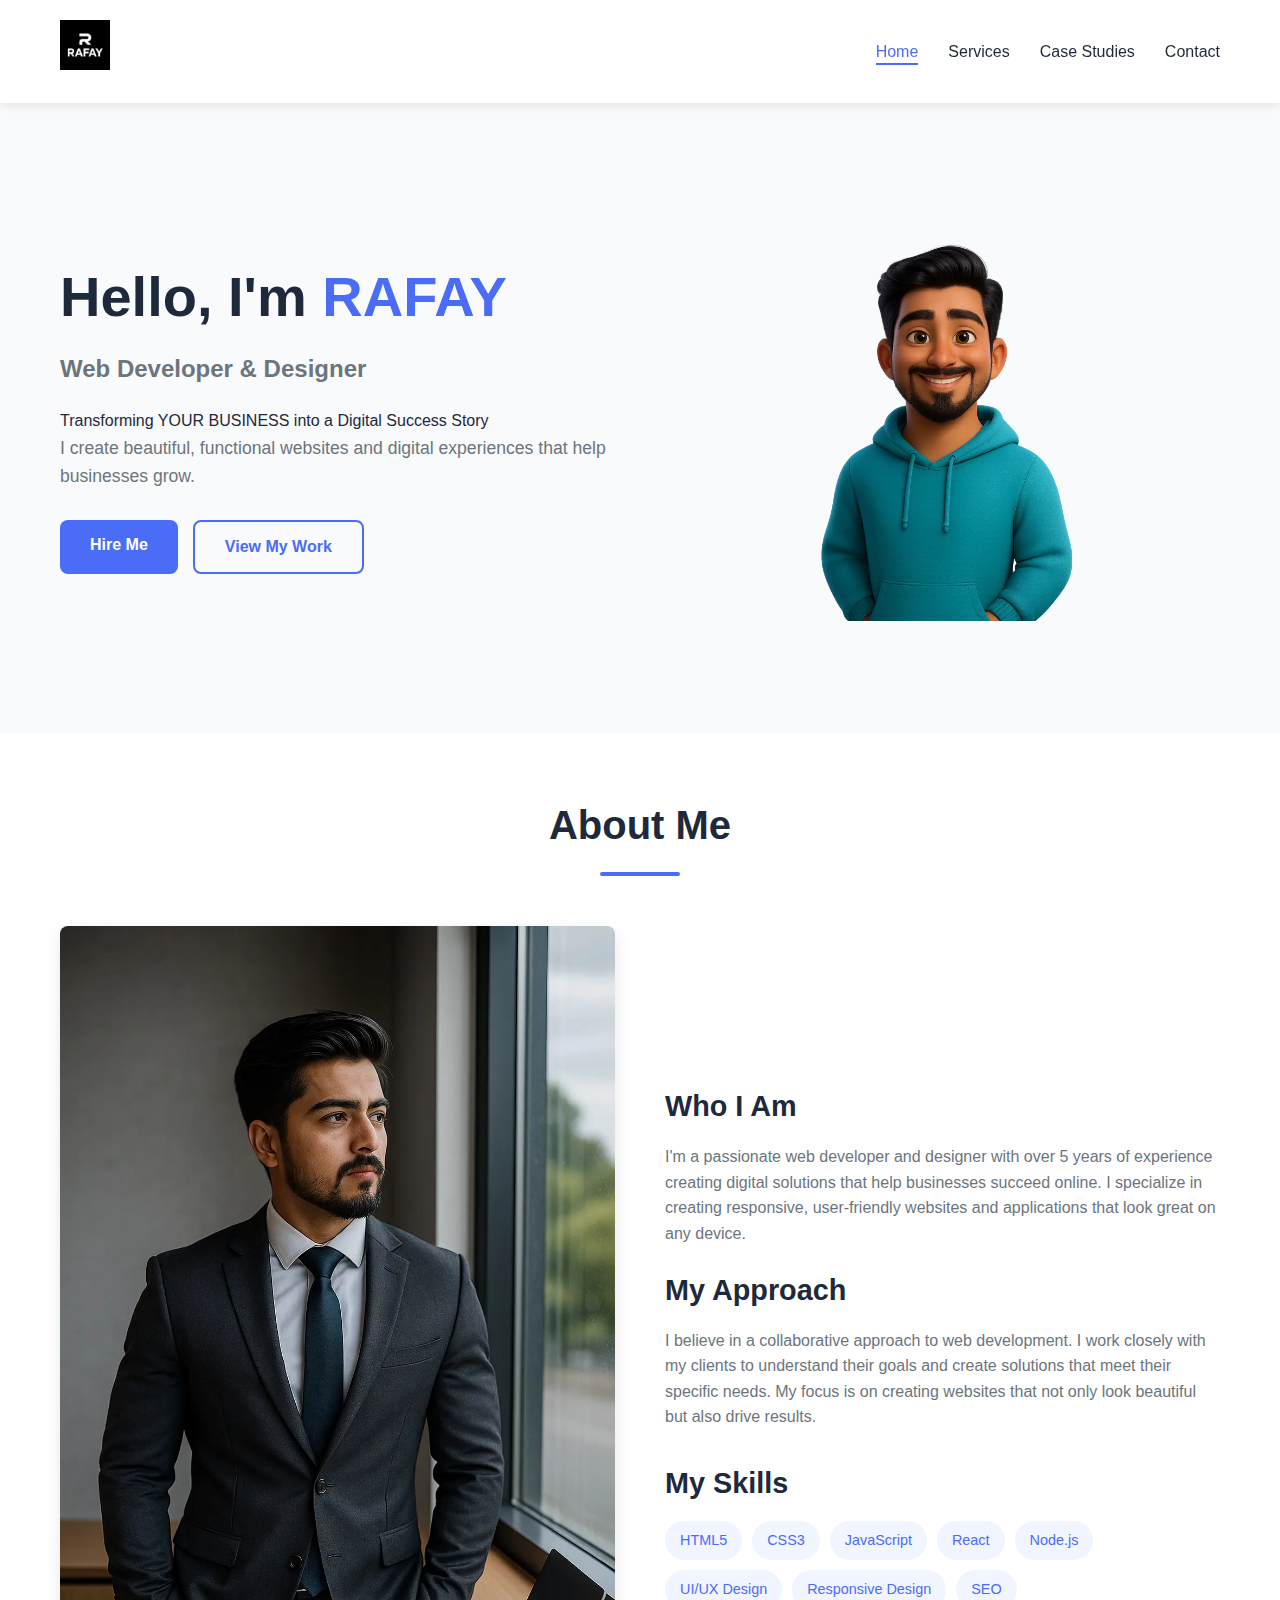
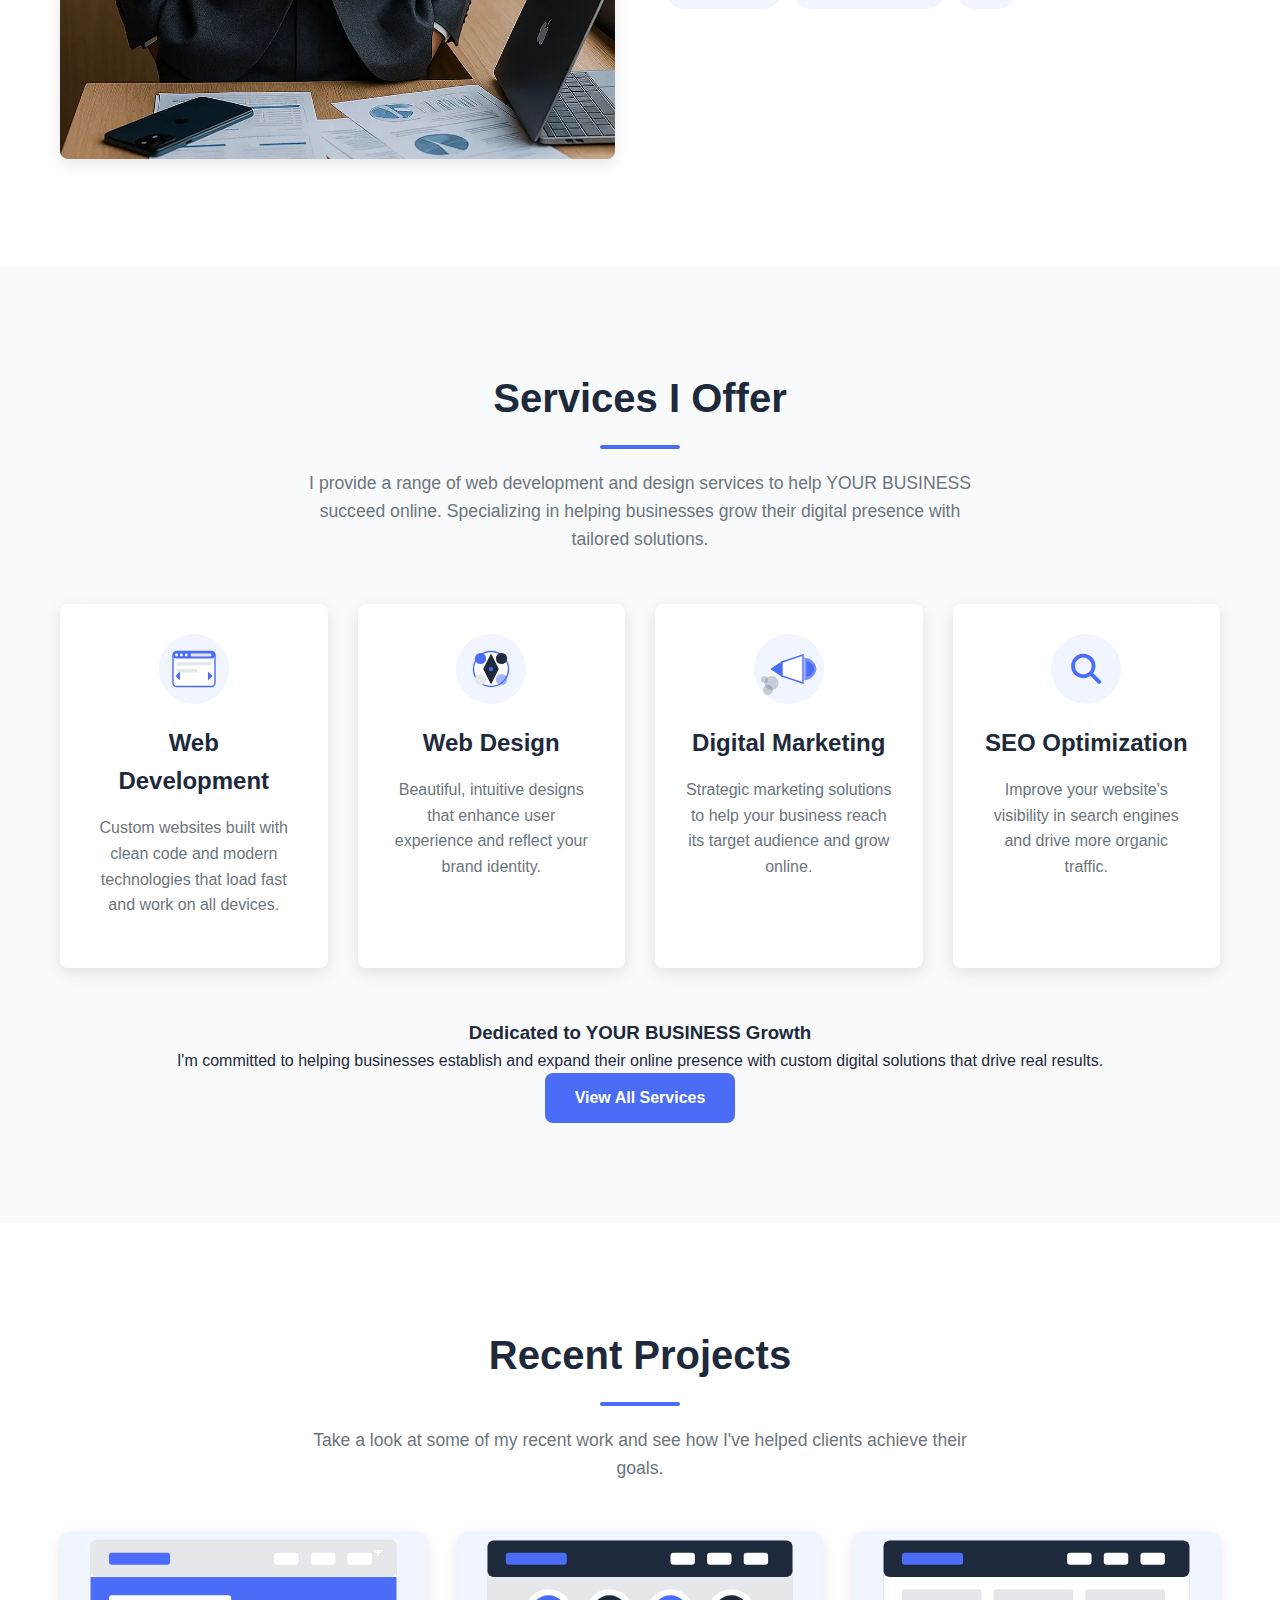
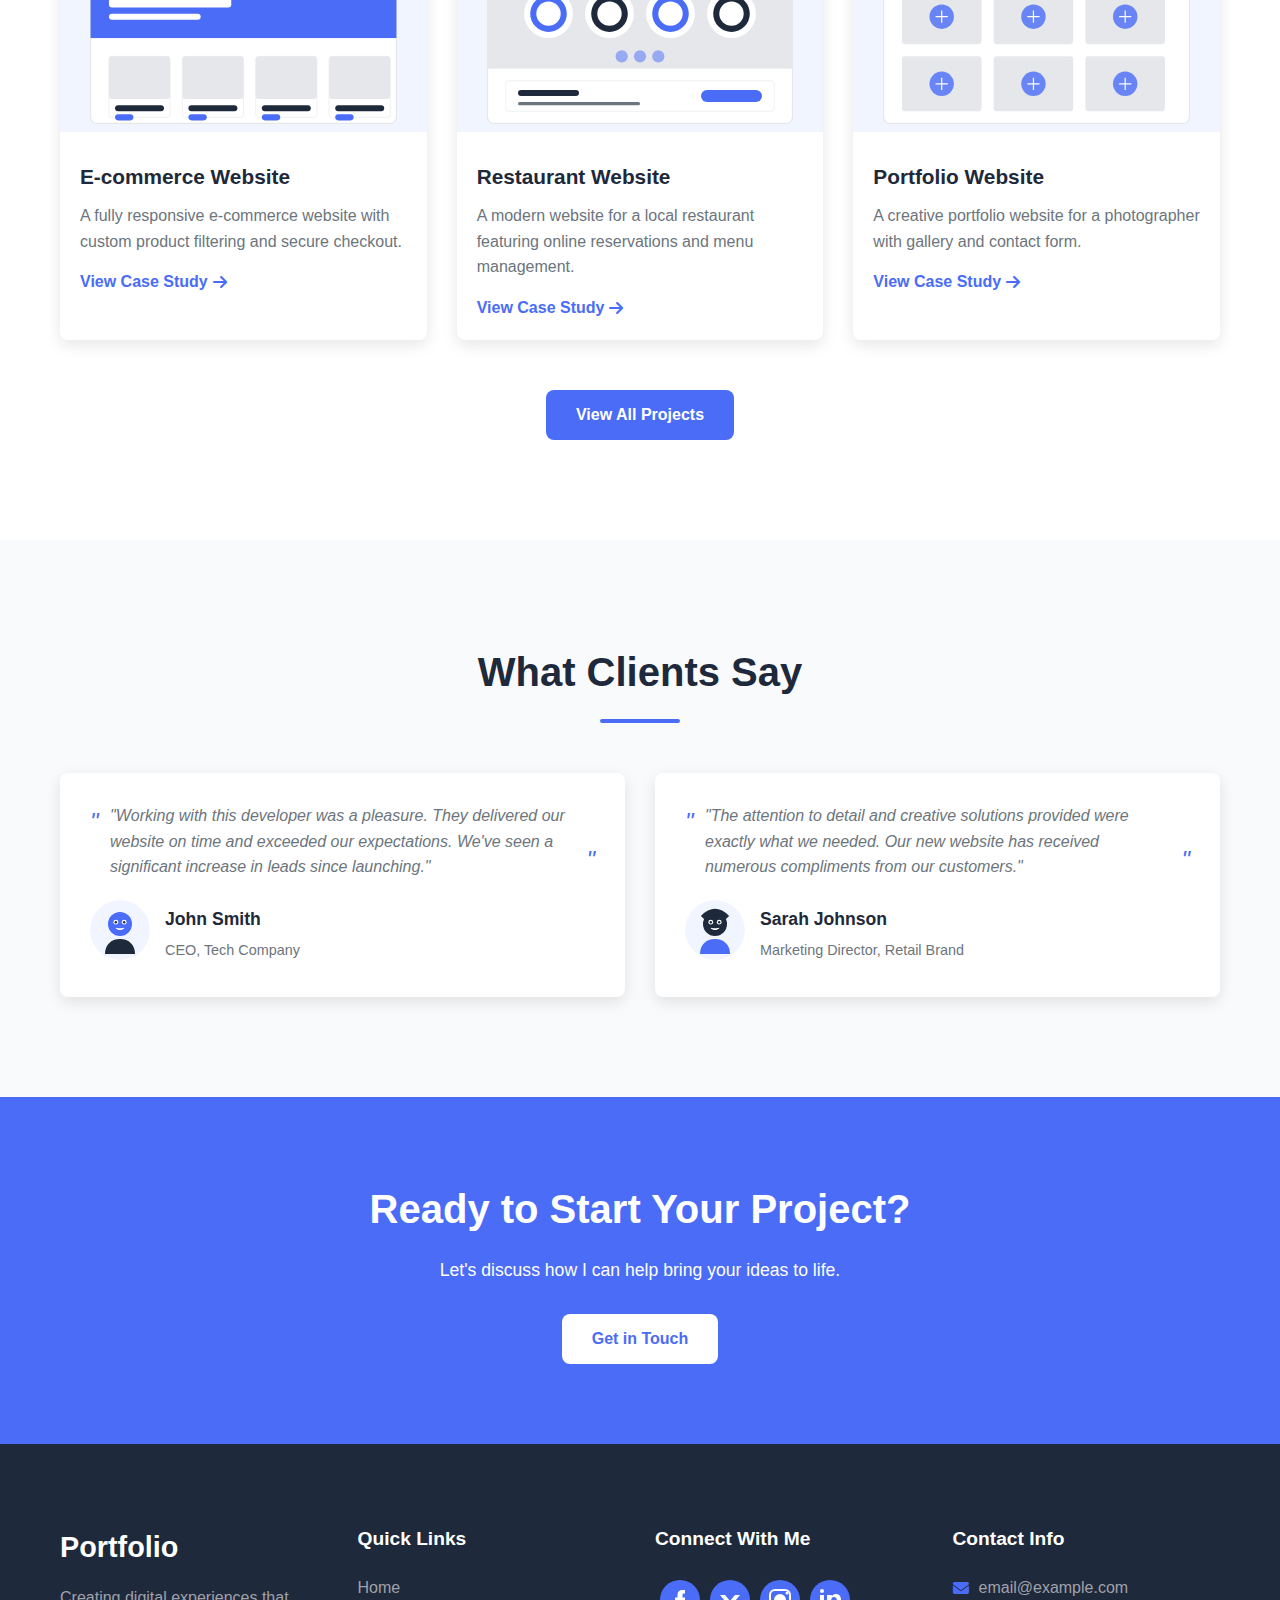
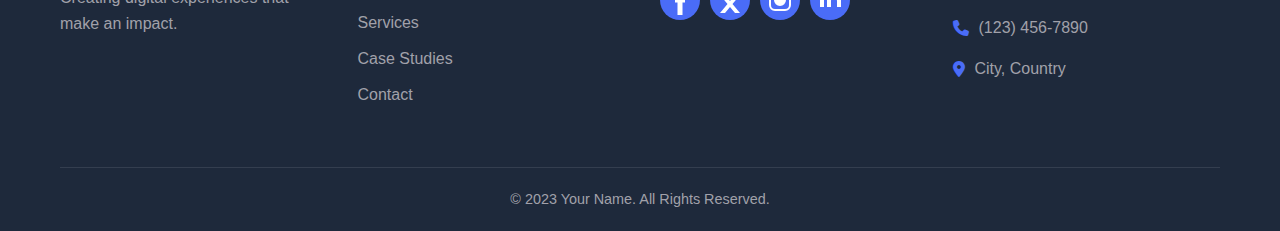
<file: index.html>
<!DOCTYPE html>
<html lang="en">
<head>
    <meta charset="UTF-8">
    <meta name="viewport" content="width=device-width, initial-scale=1.0">
    <title>My Portfolio</title>
    <link rel="stylesheet" href="css/style.css">
    <link rel="stylesheet" href="https://cdnjs.cloudflare.com/ajax/libs/font-awesome/6.4.0/css/all.min.css">
    <link rel="icon" href="images/logo.webp" type="image/svg+xml">
</head>
<body>
    <header>
        <div class="container">
            <nav>
                <div class="logo"><img src="images/logo.webp" alt="Portfolio Logo"></div>
                <ul class="nav-links">
                    <li><a href="index.html" class="active">Home</a></li>
                    <li><a href="services.html">Services</a></li>
                    <li><a href="case-studies.html">Case Studies</a></li>
                    <li><a href="contact.html">Contact</a></li>
                </ul>
                <div class="hamburger">
                    <span></span>
                    <span></span>
                    <span></span>
                </div>
            </nav>
        </div>
    </header>

    <section class="hero">
        <div class="container">
            <div class="hero-content">
                <h1>Hello, I'm <span class="highlight">RAFAY</span></h1>
                <p class="subtitle">Web Developer & Designer</p>
                <p class="tagline">Transforming YOUR BUSINESS into a Digital Success Story</p>
                <p class="description">I create beautiful, functional websites and digital experiences that help businesses grow.</p>
                <div class="cta-buttons">
                    <a href="contact.html" class="btn primary-btn">Hire Me</a>
                    <a href="case-studies.html" class="btn secondary-btn">View My Work</a>
                </div>
            </div>
            <div class="hero-image">
                <img src="images/hero-pic.webp" alt="Hero Image">
            </div>
        </div>
    </section>

    <section class="about" id="about">
        <div class="container">
            <div class="section-header">
                <h2>About Me</h2>
                <div class="section-divider"></div>
            </div>
            <div class="about-content">
                <div class="about-image">
                    <img src="images/about.webp" alt="About Me">
                </div>
                <div class="about-text">
                    <h3>Who I Am</h3>
                    <p>I'm a passionate web developer and designer with over 5 years of experience creating digital solutions that help businesses succeed online. I specialize in creating responsive, user-friendly websites and applications that look great on any device.</p>
                    
                    <h3>My Approach</h3>
                    <p>I believe in a collaborative approach to web development. I work closely with my clients to understand their goals and create solutions that meet their specific needs. My focus is on creating websites that not only look beautiful but also drive results.</p>
                    
                    <div class="skills">
                        <h3>My Skills</h3>
                        <div class="skill-tags">
                            <span>HTML5</span>
                            <span>CSS3</span>
                            <span>JavaScript</span>
                            <span>React</span>
                            <span>Node.js</span>
                            <span>UI/UX Design</span>
                            <span>Responsive Design</span>
                            <span>SEO</span>
                        </div>
                    </div>
                </div>
            </div>
        </div>
    </section>

    <section class="services-preview">
        <div class="container">
            <div class="section-header">
                <h2>Services I Offer</h2>
                <div class="section-divider"></div>
                <p>I provide a range of web development and design services to help YOUR BUSINESS succeed online. Specializing in helping businesses grow their digital presence with tailored solutions.</p>
            </div>
            <div class="services-grid">
                <div class="service-card">
                    <div class="service-icon">
                        <img src="images/service-web.svg" alt="Web Development">
                    </div>
                    <h3>Web Development</h3>
                    <p>Custom websites built with clean code and modern technologies that load fast and work on all devices.</p>
                </div>
                <div class="service-card">
                    <div class="service-icon">
                        <img src="images/service-design.svg" alt="Web Design">
                    </div>
                    <h3>Web Design</h3>
                    <p>Beautiful, intuitive designs that enhance user experience and reflect your brand identity.</p>
                </div>
                <div class="service-card">
                    <div class="service-icon">
                        <img src="images/service-marketing.svg" alt="Digital Marketing">
                    </div>
                    <h3>Digital Marketing</h3>
                    <p>Strategic marketing solutions to help your business reach its target audience and grow online.</p>
                </div>
                <div class="service-card">
                    <div class="service-icon">
                        <i class="fas fa-search"></i>
                    </div>
                    <h3>SEO Optimization</h3>
                    <p>Improve your website's visibility in search engines and drive more organic traffic.</p>
                </div>
            </div>
            <div class="services-cta">
                <div class="services-cta-content">
                    <h3>Dedicated to YOUR BUSINESS Growth</h3>
                    <p>I'm committed to helping businesses establish and expand their online presence with custom digital solutions that drive real results.</p>
                    <a href="services.html" class="btn primary-btn">View All Services</a>
                </div>
            </div>
        </div>
    </section>

    <section class="case-studies-preview">
        <div class="container">
            <div class="section-header">
                <h2>Recent Projects</h2>
                <div class="section-divider"></div>
                <p>Take a look at some of my recent work and see how I've helped clients achieve their goals.</p>
            </div>
            <div class="case-studies-grid">
                <div class="case-study-card">
                    <div class="case-study-image">
                        <img src="images/project-1.svg" alt="Project 1">
                    </div>
                    <div class="case-study-content">
                        <h3>E-commerce Website</h3>
                        <p>A fully responsive e-commerce website with custom product filtering and secure checkout.</p>
                        <a href="case-studies.html" class="read-more">View Case Study <i class="fas fa-arrow-right"></i></a>
                    </div>
                </div>
                <div class="case-study-card">
                    <div class="case-study-image">
                        <img src="images/project-2.svg" alt="Project 2">
                    </div>
                    <div class="case-study-content">
                        <h3>Restaurant Website</h3>
                        <p>A modern website for a local restaurant featuring online reservations and menu management.</p>
                        <a href="case-studies.html" class="read-more">View Case Study <i class="fas fa-arrow-right"></i></a>
                    </div>
                </div>
                <div class="case-study-card">
                    <div class="case-study-image">
                        <img src="images/project-3.svg" alt="Project 3">
                    </div>
                    <div class="case-study-content">
                        <h3>Portfolio Website</h3>
                        <p>A creative portfolio website for a photographer with gallery and contact form.</p>
                        <a href="case-studies.html" class="read-more">View Case Study <i class="fas fa-arrow-right"></i></a>
                    </div>
                </div>
            </div>
            <div class="case-studies-cta">
                <a href="case-studies.html" class="btn primary-btn">View All Projects</a>
            </div>
        </div>
    </section>

    <section class="testimonials">
        <div class="container">
            <div class="section-header">
                <h2>What Clients Say</h2>
                <div class="section-divider"></div>
            </div>
            <div class="testimonials-slider">
                <div class="testimonial">
                    <div class="testimonial-content">
                        <p>"Working with this developer was a pleasure. They delivered our website on time and exceeded our expectations. We've seen a significant increase in leads since launching."</p>
                    </div>
                    <div class="testimonial-author">
                        <div class="author-image">
                            <img src="images/testimonial-1.svg" alt="Client 1">
                        </div>
                        <div class="author-info">
                            <h4>John Smith</h4>
                            <p>CEO, Tech Company</p>
                        </div>
                    </div>
                </div>
                <div class="testimonial">
                    <div class="testimonial-content">
                        <p>"The attention to detail and creative solutions provided were exactly what we needed. Our new website has received numerous compliments from our customers."</p>
                    </div>
                    <div class="testimonial-author">
                        <div class="author-image">
                            <img src="images/testimonial-2.svg" alt="Client 2">
                        </div>
                        <div class="author-info">
                            <h4>Sarah Johnson</h4>
                            <p>Marketing Director, Retail Brand</p>
                        </div>
                    </div>
                </div>
            </div>
        </div>
    </section>

    <section class="contact-preview">
        <div class="container">
            <div class="contact-preview-content">
                <h2>Ready to Start Your Project?</h2>
                <p>Let's discuss how I can help bring your ideas to life.</p>
                <a href="contact.html" class="btn primary-btn">Get in Touch</a>
            </div>
        </div>
    </section>

    <footer>
        <div class="container">
            <div class="footer-content">
                <div class="footer-logo">
                    <h3>Portfolio</h3>
                    <p>Creating digital experiences that make an impact.</p>
                </div>
                <div class="footer-links">
                    <h4>Quick Links</h4>
                    <ul>
                        <li><a href="index.html">Home</a></li>
                        <li><a href="services.html">Services</a></li>
                        <li><a href="case-studies.html">Case Studies</a></li>
                        <li><a href="contact.html">Contact</a></li>
                    </ul>
                </div>
                <div class="footer-social">
                    <h4>Connect With Me</h4>
                    <div class="social-icons">
                        <img src="images/social-icons.svg" alt="Social Media Icons">
                    </div>
                </div>
                <div class="footer-contact">
                    <h4>Contact Info</h4>
                    <p><i class="fas fa-envelope"></i> email@example.com</p>
                    <p><i class="fas fa-phone"></i> (123) 456-7890</p>
                    <p><i class="fas fa-map-marker-alt"></i> City, Country</p>
                </div>
            </div>
            <div class="footer-bottom">
                <p>&copy; 2023 Your Name. All Rights Reserved.</p>
            </div>
        </div>
    </footer>

    <script src="js/script.js"></script>
</body>
</html>
</file>
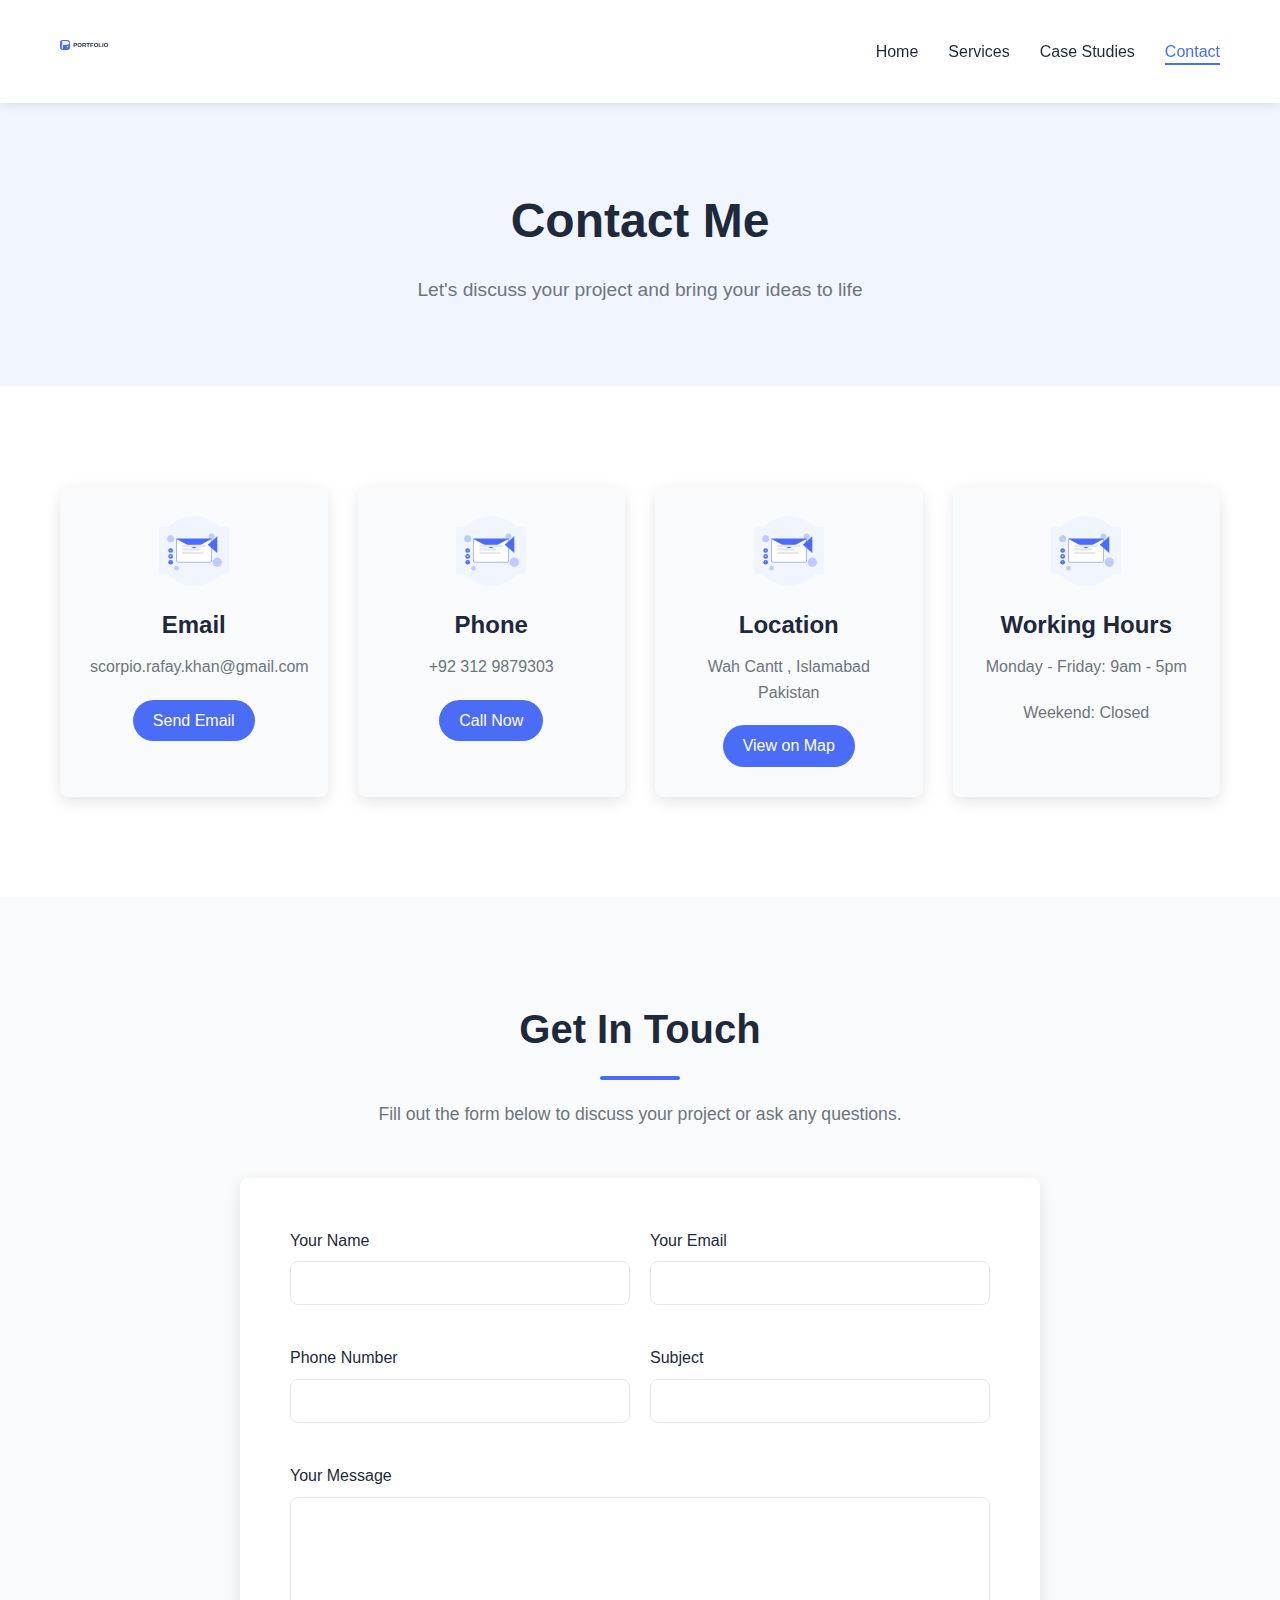
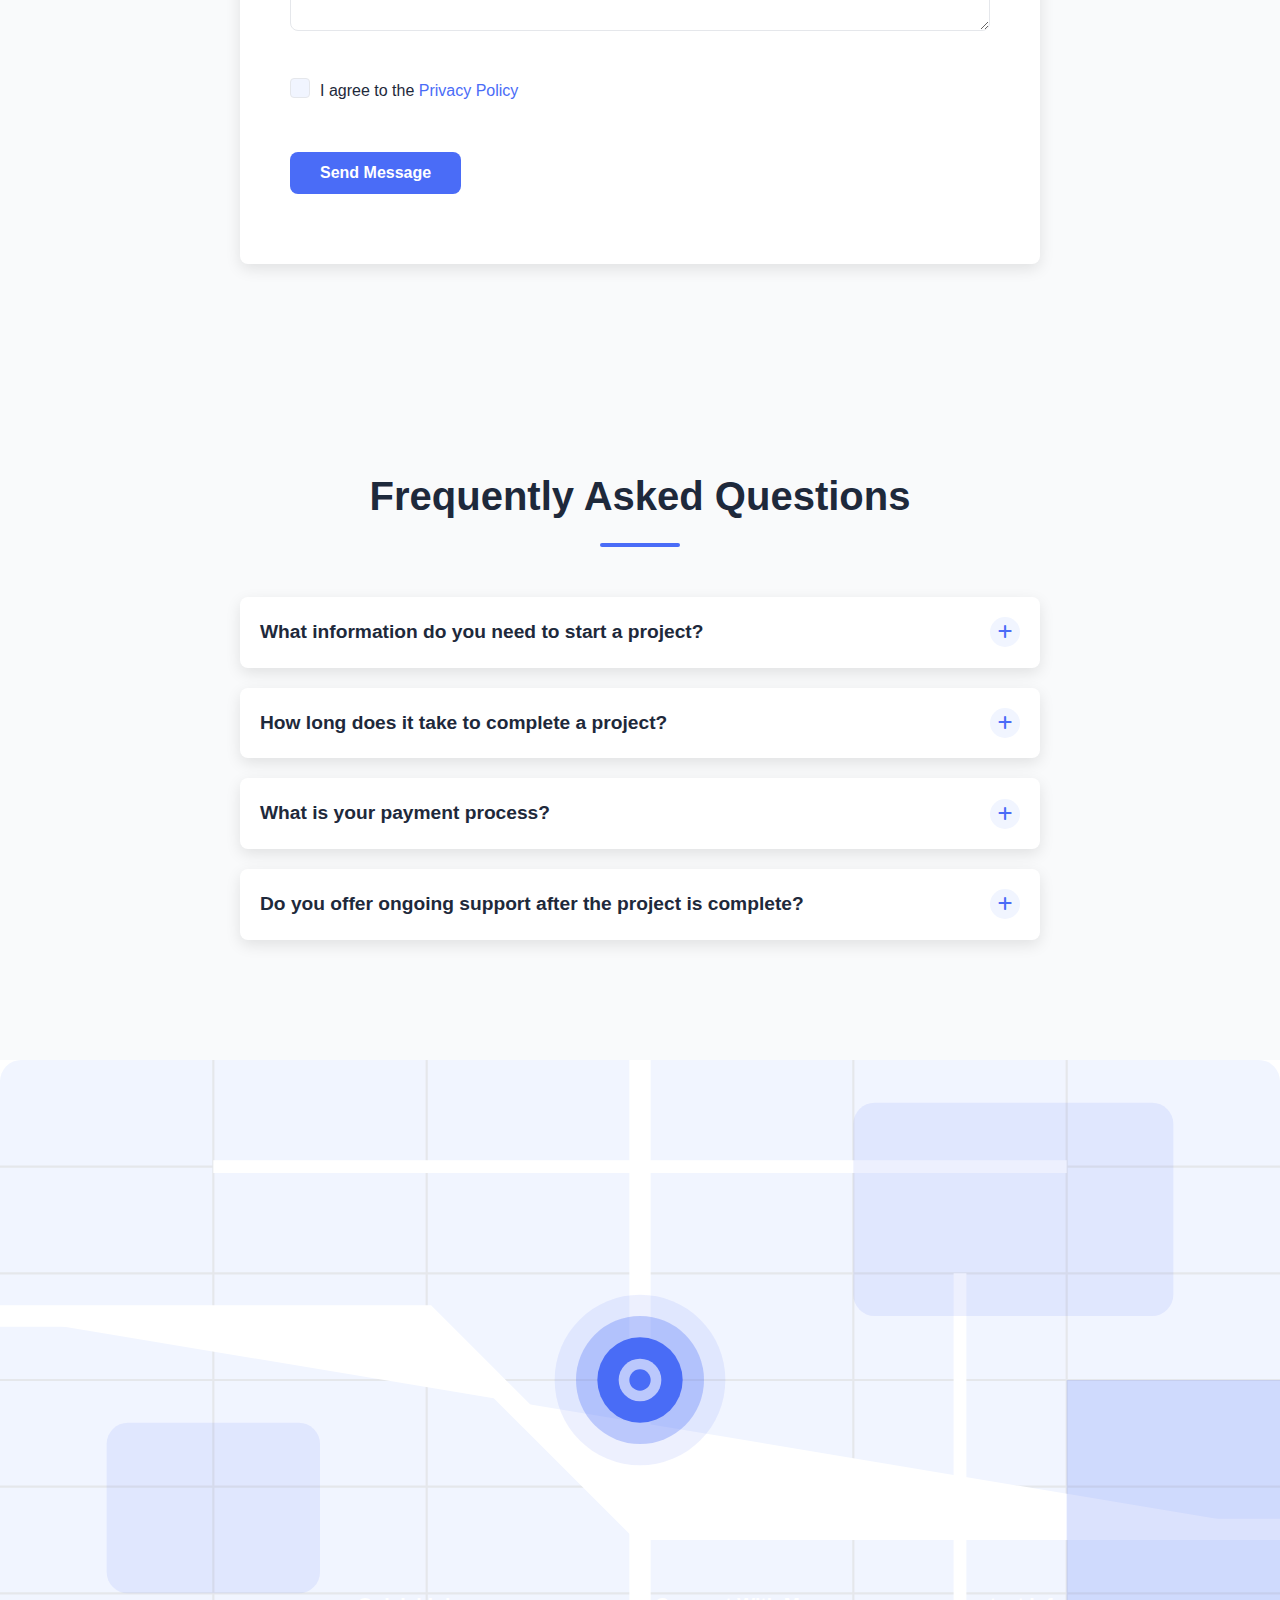
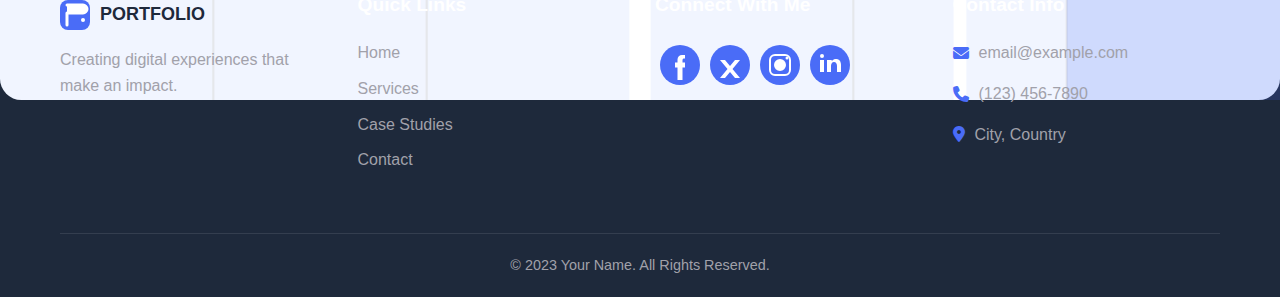
<file: contact.html>
<!DOCTYPE html>
<html lang="en">
<head>
    <meta charset="UTF-8">
    <meta name="viewport" content="width=device-width, initial-scale=1.0">
    <title>Contact - My Portfolio</title>
    <link rel="stylesheet" href="css/style.css">
    <link rel="stylesheet" href="https://cdnjs.cloudflare.com/ajax/libs/font-awesome/6.4.0/css/all.min.css">
    <link rel="icon" href="images/favicon.svg" type="image/svg+xml">
</head>
<body>
    <header>
        <div class="container">
            <nav>
                <div class="logo"><img src="images/logo.svg" alt="Portfolio Logo"></div>
                <ul class="nav-links">
                    <li><a href="index.html">Home</a></li>
                    <li><a href="services.html">Services</a></li>
                    <li><a href="case-studies.html">Case Studies</a></li>
                    <li><a href="contact.html" class="active">Contact</a></li>
                </ul>
                <div class="hamburger">
                    <span></span>
                    <span></span>
                    <span></span>
                </div>
            </nav>
        </div>
    </header>

    <section class="page-header">
        <div class="container">
            <h1>Contact Me</h1>
            <p>Let's discuss your project and bring your ideas to life</p>
        </div>
    </section>

    <section class="contact-info">
        <div class="container">
            <div class="contact-grid">
                <div class="contact-card">
                    <div class="contact-icon">
                        <img src="images/contact-illustration.svg" alt="Email Icon">
                    </div>
                    <h3>Email</h3>
                    <p>scorpio.rafay.khan@gmail.com</p>
                    <a href="mailto:scorpio.rafay.khan@gmail.com" class="contact-link">Send Email</a>
                </div>
                
                <div class="contact-card">
                    <div class="contact-icon">
                        <img src="images/contact-illustration.svg" alt="Phone Icon">
                    </div>
                    <h3>Phone</h3>
                    <p>+92 312 9879303</p>
                    <a href="tel:+92 312 9879303" class="contact-link">Call Now</a>
                </div>
                
                <div class="contact-card">
                    <div class="contact-icon">
                        <img src="images/contact-illustration.svg" alt="Location Icon">
                    </div>
                    <h3>Location</h3>
                    <p>Wah Cantt , Islamabad Pakistan</p>
                    <a href="https://maps.app.goo.gl/TDRDpe9RvhUHM4FT9" target="_blank" class="contact-link">View on Map</a>
                </div>
                
                <div class="contact-card">
                    <div class="contact-icon">
                        <img src="images/contact-illustration.svg" alt="Clock Icon">
                    </div>
                    <h3>Working Hours</h3>
                    <p>Monday - Friday: 9am - 5pm</p>
                    <p>Weekend: Closed</p>
                </div>
            </div>
        </div>
    </section>

    <section class="contact-form-section">
        <div class="container">
            <div class="section-header">
                <h2>Get In Touch</h2>
                <div class="section-divider"></div>
                <p>Fill out the form below to discuss your project or ask any questions.</p>
            </div>
            
            <div class="contact-form-container">
                <form id="contact-form" class="contact-form">
                    <div class="form-group">
                        <label for="name">Your Name</label>
                        <input type="text" id="name" name="name" required>
                    </div>
                    
                    <div class="form-group">
                        <label for="email">Your Email</label>
                        <input type="email" id="email" name="email" required>
                    </div>
                    
                    <div class="form-group">
                        <label for="phone">Phone Number</label>
                        <input type="tel" id="phone" name="phone">
                    </div>
                    
                    <div class="form-group">
                        <label for="subject">Subject</label>
                        <input type="text" id="subject" name="subject" required>
                    </div>
                    
                    <div class="form-group full-width">
                        <label for="message">Your Message</label>
                        <textarea id="message" name="message" rows="6" required></textarea>
                    </div>
                    
                    <div class="form-group full-width">
                        <label class="checkbox-container">
                            <input type="checkbox" name="privacy-policy" required>
                            <span class="checkmark"></span>
                            I agree to the <a href="#">Privacy Policy</a>
                        </label>
                    </div>
                    
                    <div class="form-group full-width">
                        <button type="submit" class="btn primary-btn">Send Message</button>
                    </div>
                </form>
            </div>
        </div>
    </section>

    <section class="faq">
        <div class="container">
            <div class="section-header">
                <h2>Frequently Asked Questions</h2>
                <div class="section-divider"></div>
            </div>
            
            <div class="faq-grid">
                <div class="faq-item">
                    <div class="faq-question">
                        <h3>What information do you need to start a project?</h3>
                        <span class="faq-toggle"><i class="fas fa-plus"></i></span>
                    </div>
                    <div class="faq-answer">
                        <p>To get started, I'll need information about your business, your goals for the project, your target audience, any design preferences, and your timeline and budget. This helps me understand your needs and create a solution that meets your requirements.</p>
                    </div>
                </div>
                
                <div class="faq-item">
                    <div class="faq-question">
                        <h3>How long does it take to complete a project?</h3>
                        <span class="faq-toggle"><i class="fas fa-plus"></i></span>
                    </div>
                    <div class="faq-answer">
                        <p>The timeline varies depending on the complexity of the project. A basic website typically takes 2-4 weeks, while more complex projects can take 6-12 weeks. I'll provide a detailed timeline during our initial consultation.</p>
                    </div>
                </div>
                
                <div class="faq-item">
                    <div class="faq-question">
                        <h3>What is your payment process?</h3>
                        <span class="faq-toggle"><i class="fas fa-plus"></i></span>
                    </div>
                    <div class="faq-answer">
                        <p>For most projects, I require a 50% deposit to begin work, with the remaining balance due upon completion. For larger projects, I may break the payments into multiple milestones. I accept payments via bank transfer, PayPal, and credit cards.</p>
                    </div>
                </div>
                
                <div class="faq-item">
                    <div class="faq-question">
                        <h3>Do you offer ongoing support after the project is complete?</h3>
                        <span class="faq-toggle"><i class="fas fa-plus"></i></span>
                    </div>
                    <div class="faq-answer">
                        <p>Yes, I offer various maintenance packages to keep your website secure, up-to-date, and running smoothly. These packages include regular updates, security monitoring, performance optimization, and technical support.</p>
                    </div>
                </div>
            </div>
        </div>
    </section>

    <section class="map-section">
        <div class="map-container">
            <img src="images/map.svg" alt="Location Map" width="100%" height="450" style="border:0;">
        </div>
    </section>

    <footer>
        <div class="container">
            <div class="footer-content">
                <div class="footer-logo">
                    <img src="images/logo.svg" alt="Portfolio Logo">
                    <p>Creating digital experiences that make an impact.</p>
                </div>
                <div class="footer-links">
                    <h4>Quick Links</h4>
                    <ul>
                        <li><a href="index.html">Home</a></li>
                        <li><a href="services.html">Services</a></li>
                        <li><a href="case-studies.html">Case Studies</a></li>
                        <li><a href="contact.html">Contact</a></li>
                    </ul>
                </div>
                <div class="footer-social">
                    <h4>Connect With Me</h4>
                    <div class="social-icons">
                        <img src="images/social-icons.svg" alt="Social Media Icons">
                    </div>
                </div>
                <div class="footer-contact">
                    <h4>Contact Info</h4>
                    <p><i class="fas fa-envelope"></i> email@example.com</p>
                    <p><i class="fas fa-phone"></i> (123) 456-7890</p>
                    <p><i class="fas fa-map-marker-alt"></i> City, Country</p>
                </div>
            </div>
            <div class="footer-bottom">
                <p>&copy; 2023 Your Name. All Rights Reserved.</p>
            </div>
        </div>
    </footer>

    <script src="js/script.js"></script>
</body>
</html>
</file>
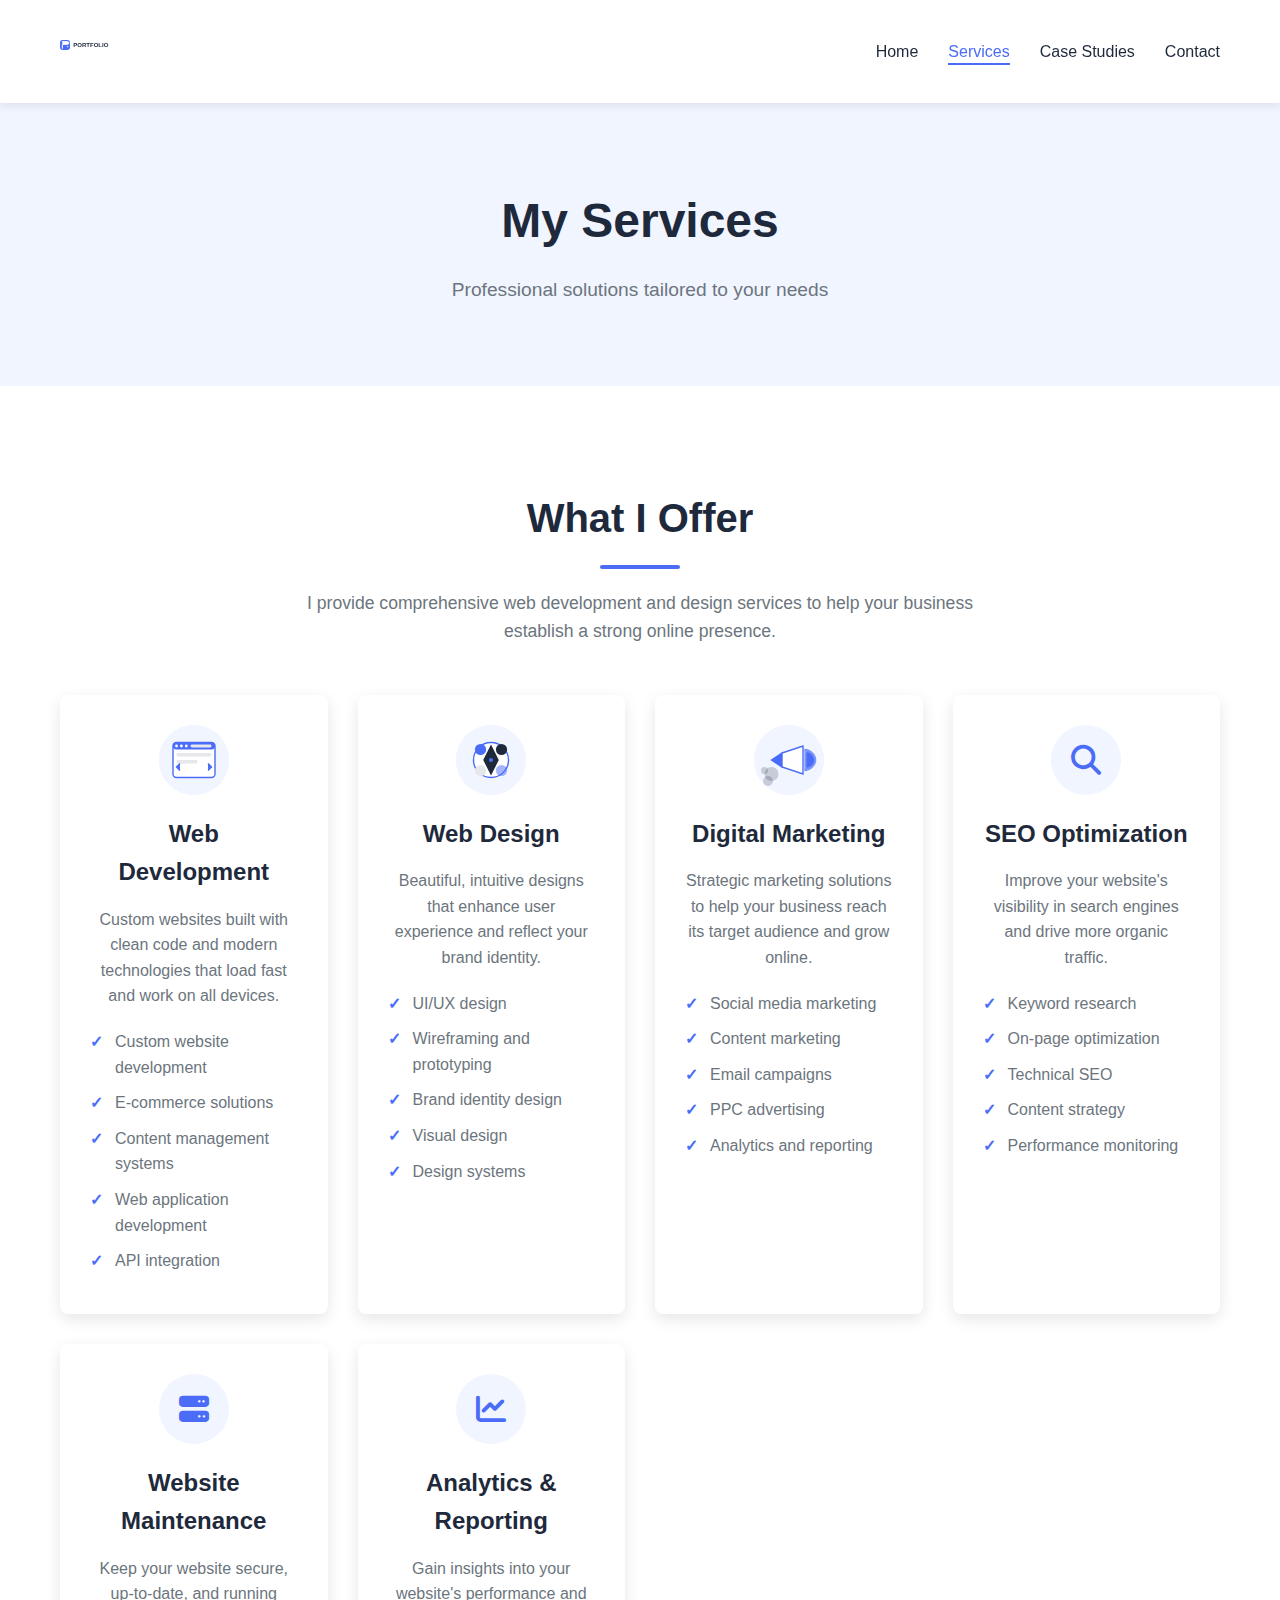
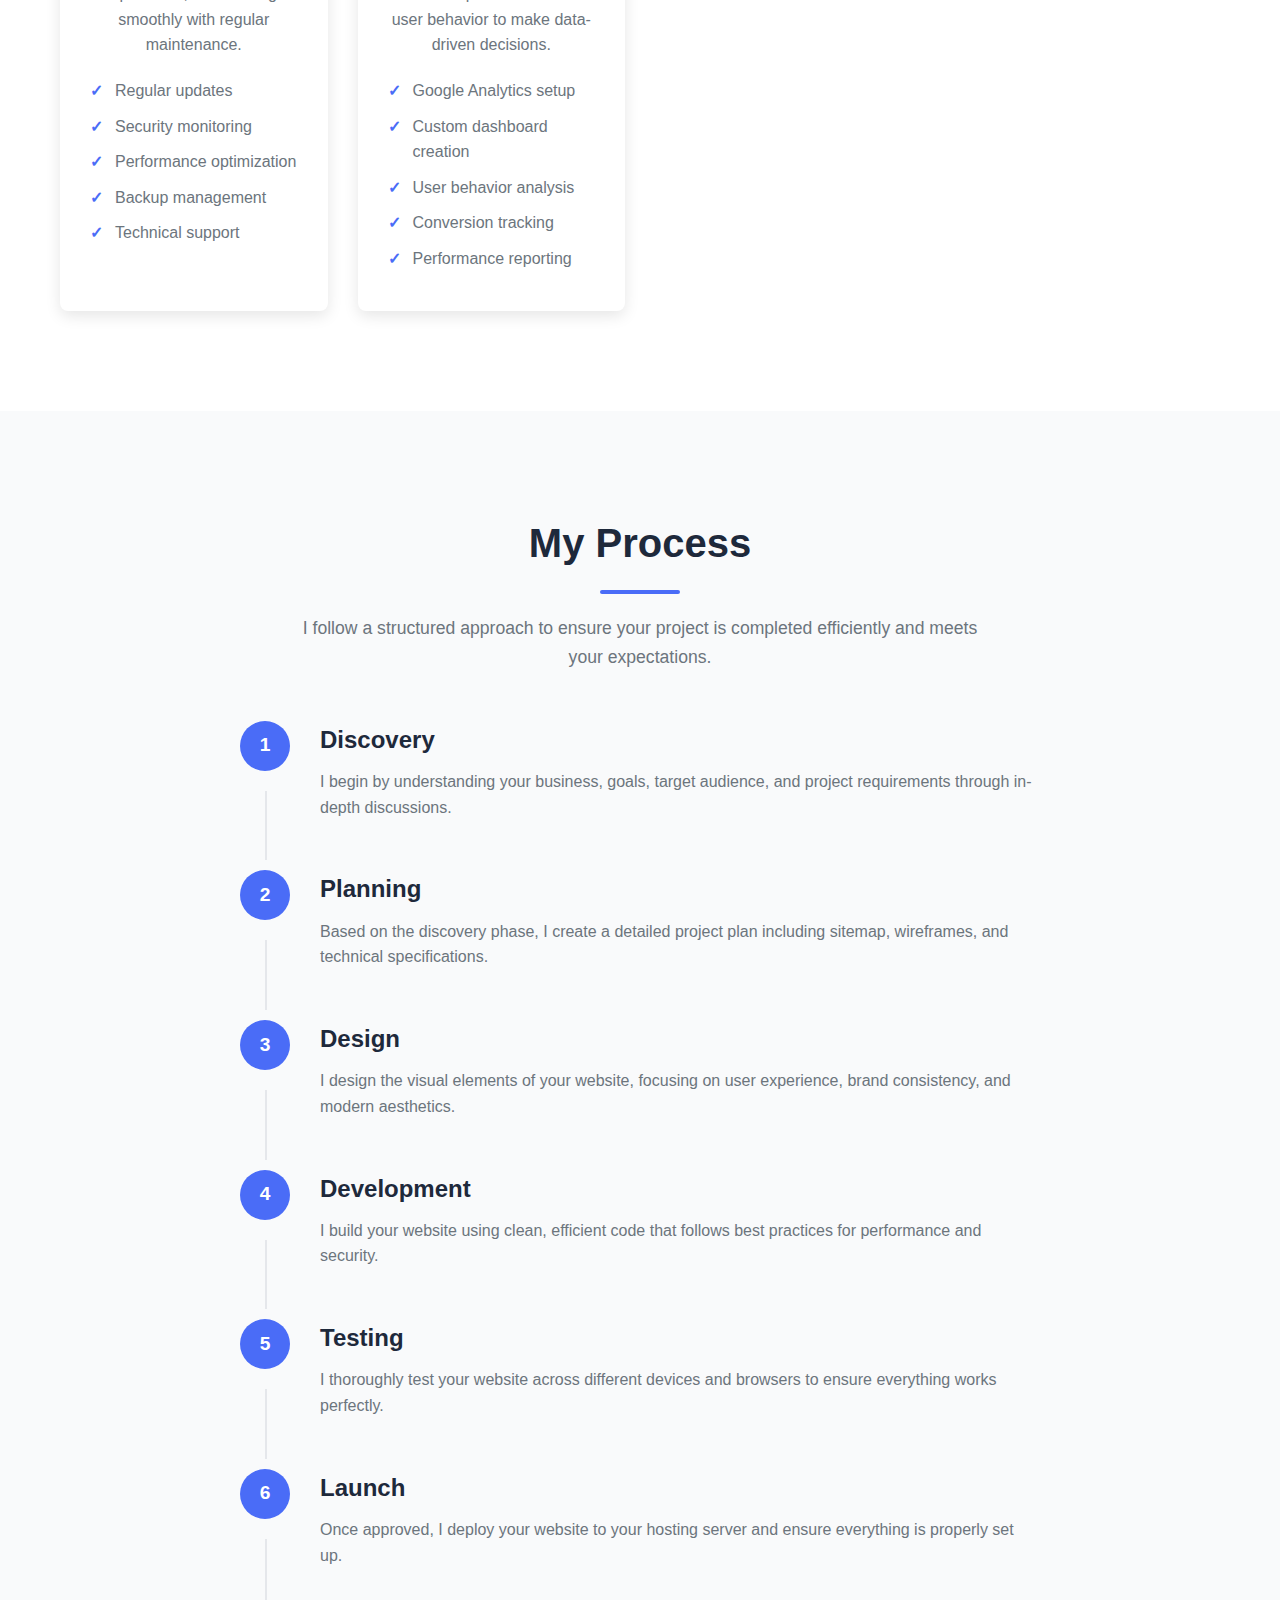
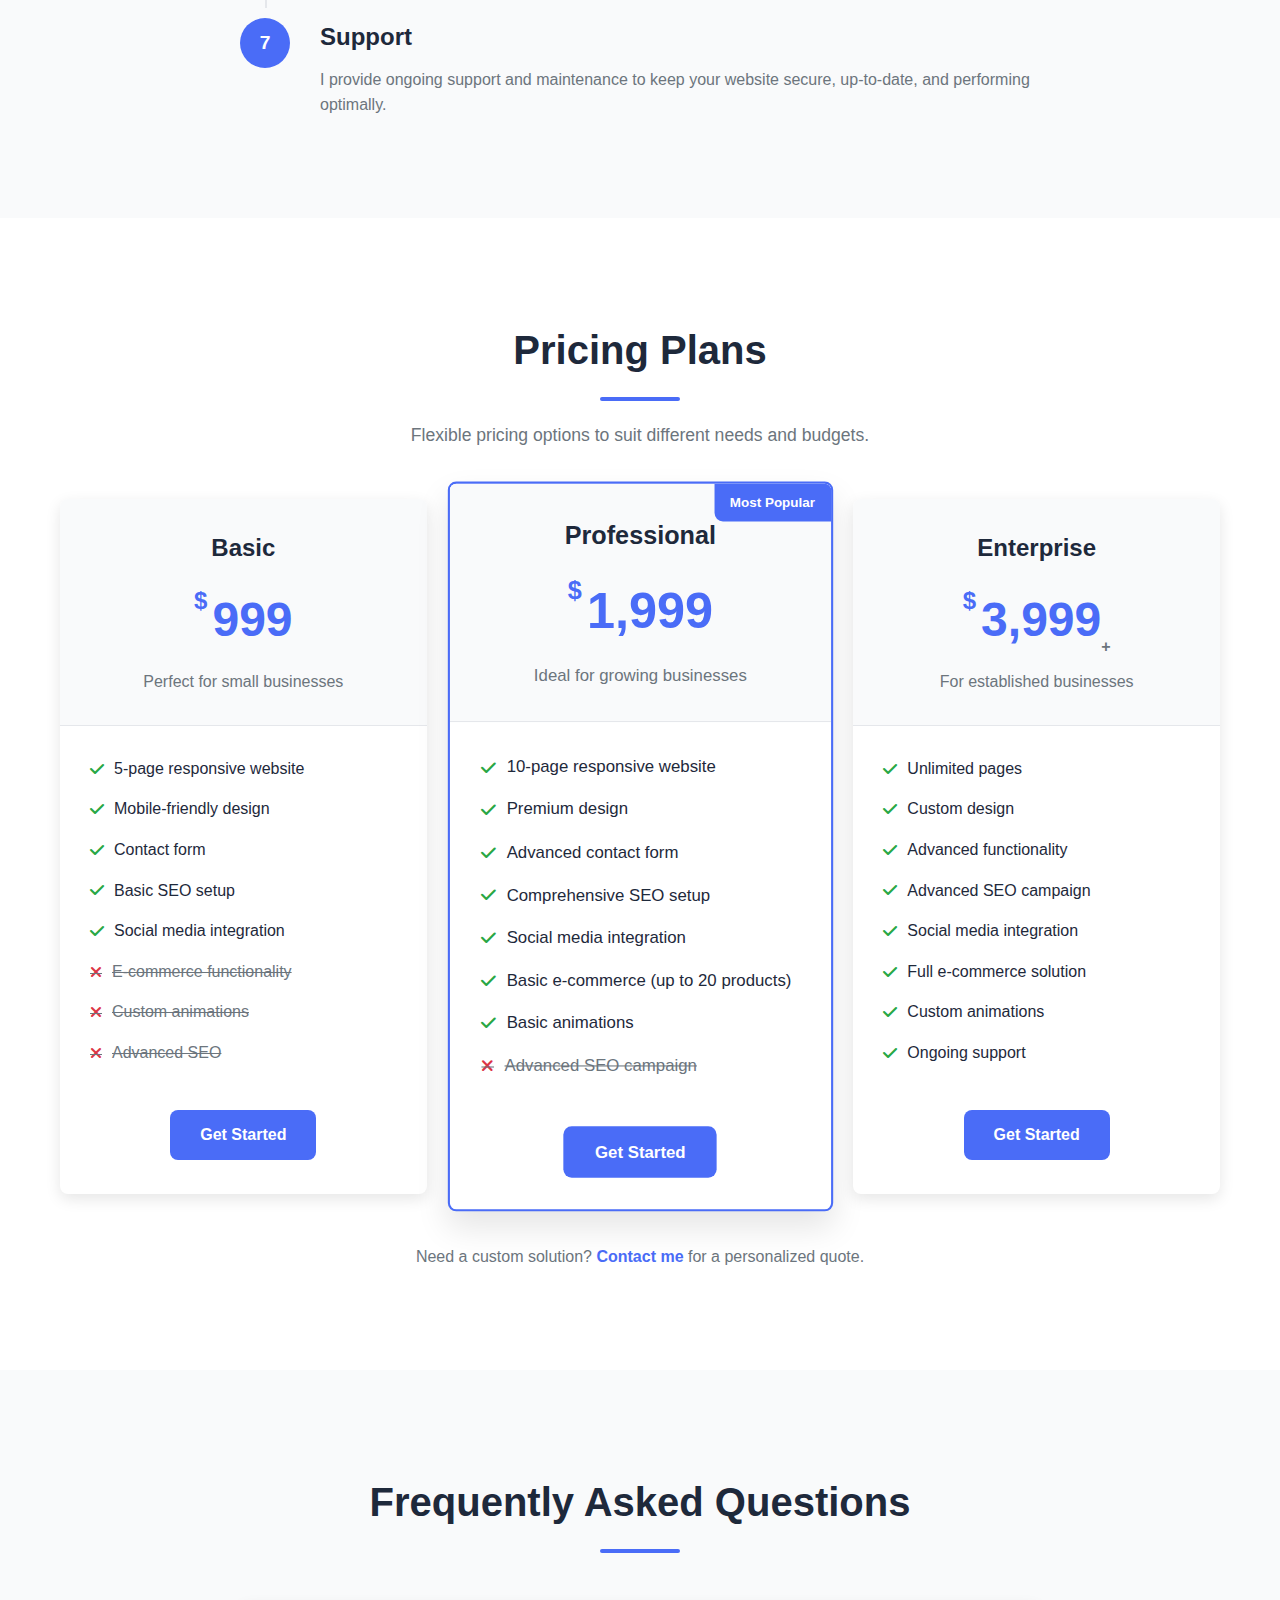
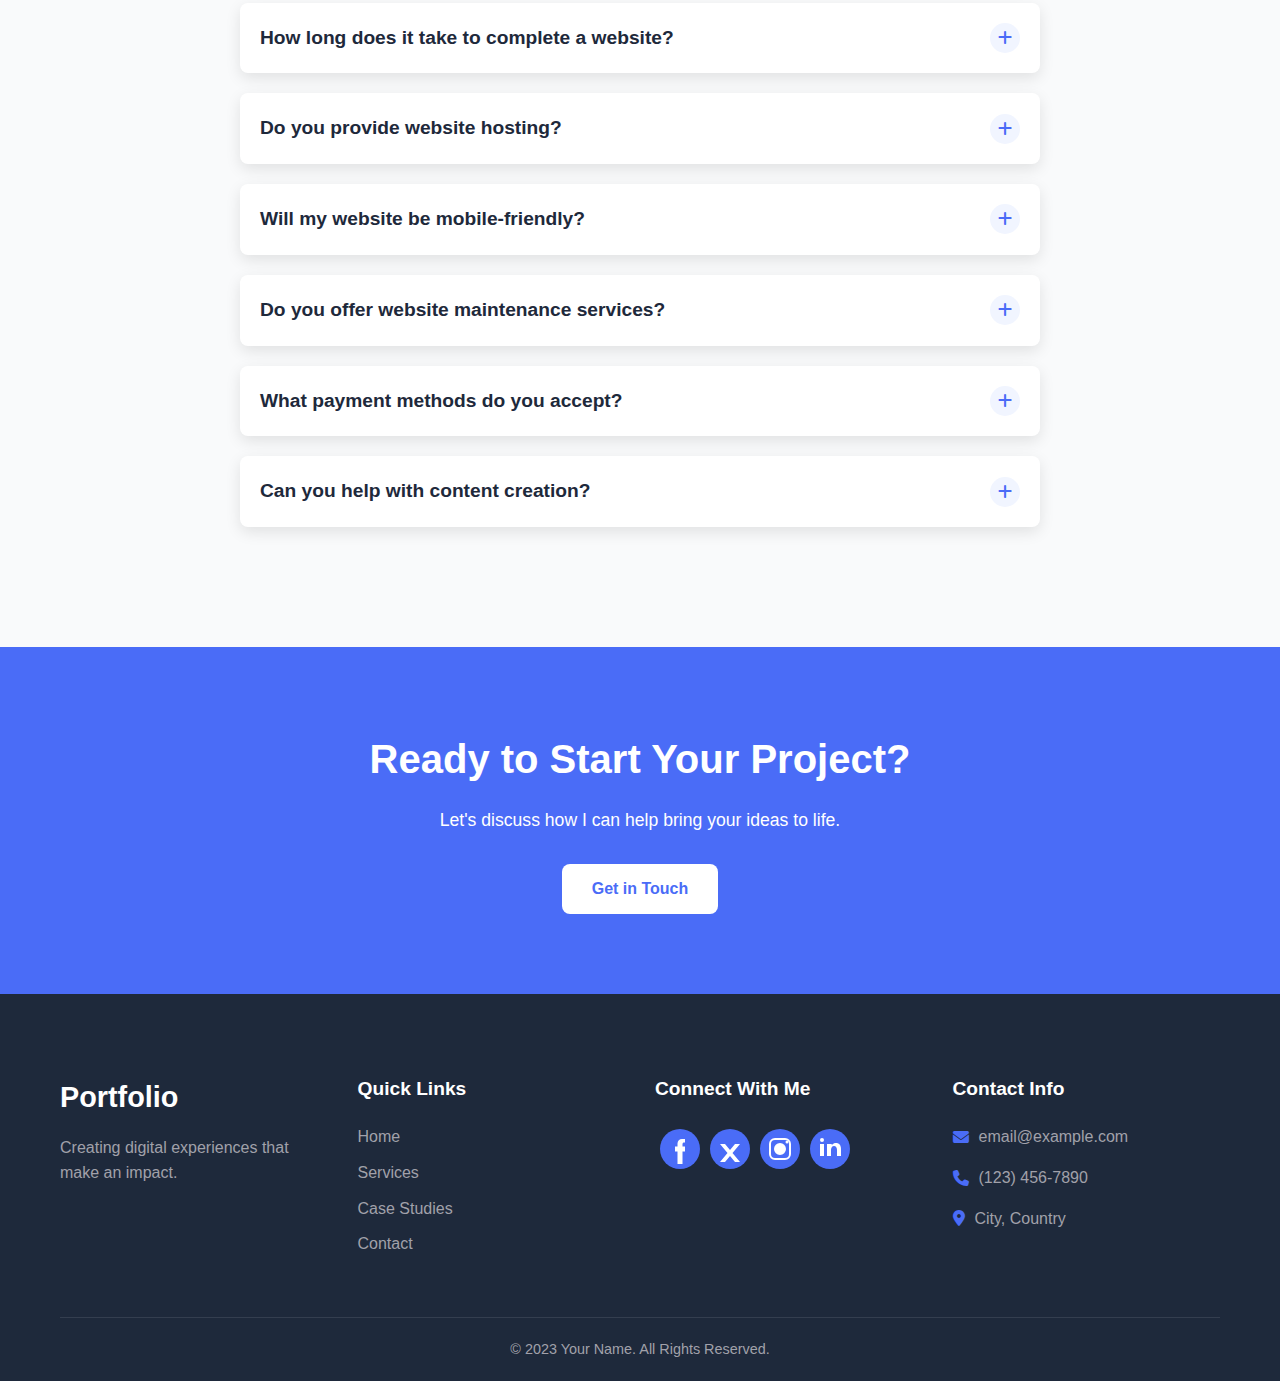
<file: services.html>
<!DOCTYPE html>
<html lang="en">
<head>
    <meta charset="UTF-8">
    <meta name="viewport" content="width=device-width, initial-scale=1.0">
    <title>Services - My Portfolio</title>
    <link rel="stylesheet" href="css/style.css">
    <link rel="stylesheet" href="https://cdnjs.cloudflare.com/ajax/libs/font-awesome/6.4.0/css/all.min.css">
    <link rel="icon" href="images/favicon.svg" type="image/svg+xml">
</head>
<body>
    <header>
        <div class="container">
            <nav>
                <div class="logo"><img src="images/logo.svg" alt="Portfolio Logo"></div>
                <ul class="nav-links">
                    <li><a href="index.html">Home</a></li>
                    <li><a href="services.html" class="active">Services</a></li>
                    <li><a href="case-studies.html">Case Studies</a></li>
                    <li><a href="contact.html">Contact</a></li>
                </ul>
                <div class="hamburger">
                    <span></span>
                    <span></span>
                    <span></span>
                </div>
            </nav>
        </div>
    </header>

    <section class="page-header">
        <div class="container">
            <h1>My Services</h1>
            <p>Professional solutions tailored to your needs</p>
        </div>
    </section>

    <section class="services-full">
        <div class="container">
            <div class="section-header">
                <h2>What I Offer</h2>
                <div class="section-divider"></div>
                <p>I provide comprehensive web development and design services to help your business establish a strong online presence.</p>
            </div>
            
            <div class="services-grid">
                <div class="service-card">
                    <div class="service-icon">
                        <img src="images/service-web.svg" alt="Web Development">
                    </div>
                    <h3>Web Development</h3>
                    <p>Custom websites built with clean code and modern technologies that load fast and work on all devices.</p>
                    <ul class="service-features">
                        <li>Custom website development</li>
                        <li>E-commerce solutions</li>
                        <li>Content management systems</li>
                        <li>Web application development</li>
                        <li>API integration</li>
                    </ul>
                </div>
                
                <div class="service-card">
                    <div class="service-icon">
                        <img src="images/service-design.svg" alt="Web Design">
                    </div>
                    <h3>Web Design</h3>
                    <p>Beautiful, intuitive designs that enhance user experience and reflect your brand identity.</p>
                    <ul class="service-features">
                        <li>UI/UX design</li>
                        <li>Wireframing and prototyping</li>
                        <li>Brand identity design</li>
                        <li>Visual design</li>
                        <li>Design systems</li>
                    </ul>
                </div>
                
                <div class="service-card">
                    <div class="service-icon">
                        <img src="images/service-marketing.svg" alt="Digital Marketing">
                    </div>
                    <h3>Digital Marketing</h3>
                    <p>Strategic marketing solutions to help your business reach its target audience and grow online.</p>
                    <ul class="service-features">
                        <li>Social media marketing</li>
                        <li>Content marketing</li>
                        <li>Email campaigns</li>
                        <li>PPC advertising</li>
                        <li>Analytics and reporting</li>
                    </ul>
                </div>
                
                <div class="service-card">
                    <div class="service-icon">
                        <i class="fas fa-search"></i>
                    </div>
                    <h3>SEO Optimization</h3>
                    <p>Improve your website's visibility in search engines and drive more organic traffic.</p>
                    <ul class="service-features">
                        <li>Keyword research</li>
                        <li>On-page optimization</li>
                        <li>Technical SEO</li>
                        <li>Content strategy</li>
                        <li>Performance monitoring</li>
                    </ul>
                </div>
                
                <div class="service-card">
                    <div class="service-icon">
                        <i class="fas fa-server"></i>
                    </div>
                    <h3>Website Maintenance</h3>
                    <p>Keep your website secure, up-to-date, and running smoothly with regular maintenance.</p>
                    <ul class="service-features">
                        <li>Regular updates</li>
                        <li>Security monitoring</li>
                        <li>Performance optimization</li>
                        <li>Backup management</li>
                        <li>Technical support</li>
                    </ul>
                </div>
                
                <div class="service-card">
                    <div class="service-icon">
                        <i class="fas fa-chart-line"></i>
                    </div>
                    <h3>Analytics & Reporting</h3>
                    <p>Gain insights into your website's performance and user behavior to make data-driven decisions.</p>
                    <ul class="service-features">
                        <li>Google Analytics setup</li>
                        <li>Custom dashboard creation</li>
                        <li>User behavior analysis</li>
                        <li>Conversion tracking</li>
                        <li>Performance reporting</li>
                    </ul>
                </div>
            </div>
        </div>
    </section>

    <section class="process">
        <div class="container">
            <div class="section-header">
                <h2>My Process</h2>
                <div class="section-divider"></div>
                <p>I follow a structured approach to ensure your project is completed efficiently and meets your expectations.</p>
            </div>
            
            <div class="process-steps">
                <div class="process-step">
                    <div class="step-number">1</div>
                    <div class="step-content">
                        <h3>Discovery</h3>
                        <p>I begin by understanding your business, goals, target audience, and project requirements through in-depth discussions.</p>
                    </div>
                </div>
                
                <div class="process-step">
                    <div class="step-number">2</div>
                    <div class="step-content">
                        <h3>Planning</h3>
                        <p>Based on the discovery phase, I create a detailed project plan including sitemap, wireframes, and technical specifications.</p>
                    </div>
                </div>
                
                <div class="process-step">
                    <div class="step-number">3</div>
                    <div class="step-content">
                        <h3>Design</h3>
                        <p>I design the visual elements of your website, focusing on user experience, brand consistency, and modern aesthetics.</p>
                    </div>
                </div>
                
                <div class="process-step">
                    <div class="step-number">4</div>
                    <div class="step-content">
                        <h3>Development</h3>
                        <p>I build your website using clean, efficient code that follows best practices for performance and security.</p>
                    </div>
                </div>
                
                <div class="process-step">
                    <div class="step-number">5</div>
                    <div class="step-content">
                        <h3>Testing</h3>
                        <p>I thoroughly test your website across different devices and browsers to ensure everything works perfectly.</p>
                    </div>
                </div>
                
                <div class="process-step">
                    <div class="step-number">6</div>
                    <div class="step-content">
                        <h3>Launch</h3>
                        <p>Once approved, I deploy your website to your hosting server and ensure everything is properly set up.</p>
                    </div>
                </div>
                
                <div class="process-step">
                    <div class="step-number">7</div>
                    <div class="step-content">
                        <h3>Support</h3>
                        <p>I provide ongoing support and maintenance to keep your website secure, up-to-date, and performing optimally.</p>
                    </div>
                </div>
            </div>
        </div>
    </section>

    <section class="pricing">
        <div class="container">
            <div class="section-header">
                <h2>Pricing Plans</h2>
                <div class="section-divider"></div>
                <p>Flexible pricing options to suit different needs and budgets.</p>
            </div>
            
            <div class="pricing-grid">
                <div class="pricing-card">
                    <div class="pricing-header">
                        <h3>Basic</h3>
                        <div class="price">
                            <span class="currency">$</span>
                            <span class="amount">999</span>
                        </div>
                        <p>Perfect for small businesses</p>
                    </div>
                    <div class="pricing-features">
                        <ul>
                            <li><i class="fas fa-check"></i> 5-page responsive website</li>
                            <li><i class="fas fa-check"></i> Mobile-friendly design</li>
                            <li><i class="fas fa-check"></i> Contact form</li>
                            <li><i class="fas fa-check"></i> Basic SEO setup</li>
                            <li><i class="fas fa-check"></i> Social media integration</li>
                            <li class="not-included"><i class="fas fa-times"></i> E-commerce functionality</li>
                            <li class="not-included"><i class="fas fa-times"></i> Custom animations</li>
                            <li class="not-included"><i class="fas fa-times"></i> Advanced SEO</li>
                        </ul>
                    </div>
                    <div class="pricing-footer">
                        <a href="contact.html" class="btn primary-btn">Get Started</a>
                    </div>
                </div>
                
                <div class="pricing-card featured">
                    <div class="pricing-header">
                        <div class="featured-tag">Most Popular</div>
                        <h3>Professional</h3>
                        <div class="price">
                            <span class="currency">$</span>
                            <span class="amount">1,999</span>
                        </div>
                        <p>Ideal for growing businesses</p>
                    </div>
                    <div class="pricing-features">
                        <ul>
                            <li><i class="fas fa-check"></i> 10-page responsive website</li>
                            <li><i class="fas fa-check"></i> Premium design</li>
                            <li><i class="fas fa-check"></i> Advanced contact form</li>
                            <li><i class="fas fa-check"></i> Comprehensive SEO setup</li>
                            <li><i class="fas fa-check"></i> Social media integration</li>
                            <li><i class="fas fa-check"></i> Basic e-commerce (up to 20 products)</li>
                            <li><i class="fas fa-check"></i> Basic animations</li>
                            <li class="not-included"><i class="fas fa-times"></i> Advanced SEO campaign</li>
                        </ul>
                    </div>
                    <div class="pricing-footer">
                        <a href="contact.html" class="btn primary-btn">Get Started</a>
                    </div>
                </div>
                
                <div class="pricing-card">
                    <div class="pricing-header">
                        <h3>Enterprise</h3>
                        <div class="price">
                            <span class="currency">$</span>
                            <span class="amount">3,999</span>
                            <span class="period">+</span>
                        </div>
                        <p>For established businesses</p>
                    </div>
                    <div class="pricing-features">
                        <ul>
                            <li><i class="fas fa-check"></i> Unlimited pages</li>
                            <li><i class="fas fa-check"></i> Custom design</li>
                            <li><i class="fas fa-check"></i> Advanced functionality</li>
                            <li><i class="fas fa-check"></i> Advanced SEO campaign</li>
                            <li><i class="fas fa-check"></i> Social media integration</li>
                            <li><i class="fas fa-check"></i> Full e-commerce solution</li>
                            <li><i class="fas fa-check"></i> Custom animations</li>
                            <li><i class="fas fa-check"></i> Ongoing support</li>
                        </ul>
                    </div>
                    <div class="pricing-footer">
                        <a href="contact.html" class="btn primary-btn">Get Started</a>
                    </div>
                </div>
            </div>
            
            <div class="custom-quote">
                <p>Need a custom solution? <a href="contact.html">Contact me</a> for a personalized quote.</p>
            </div>
        </div>
    </section>

    <section class="faq">
        <div class="container">
            <div class="section-header">
                <h2>Frequently Asked Questions</h2>
                <div class="section-divider"></div>
            </div>
            
            <div class="faq-grid">
                <div class="faq-item">
                    <div class="faq-question">
                        <h3>How long does it take to complete a website?</h3>
                        <span class="faq-toggle"><i class="fas fa-plus"></i></span>
                    </div>
                    <div class="faq-answer">
                        <p>The timeline varies depending on the complexity of the project. A basic website typically takes 2-4 weeks, while more complex projects can take 6-12 weeks. I'll provide a detailed timeline during our initial consultation.</p>
                    </div>
                </div>
                
                <div class="faq-item">
                    <div class="faq-question">
                        <h3>Do you provide website hosting?</h3>
                        <span class="faq-toggle"><i class="fas fa-plus"></i></span>
                    </div>
                    <div class="faq-answer">
                        <p>I don't provide hosting directly, but I can recommend reliable hosting providers based on your needs and help you set up your hosting account. I'll also handle the deployment of your website to your chosen hosting provider.</p>
                    </div>
                </div>
                
                <div class="faq-item">
                    <div class="faq-question">
                        <h3>Will my website be mobile-friendly?</h3>
                        <span class="faq-toggle"><i class="fas fa-plus"></i></span>
                    </div>
                    <div class="faq-answer">
                        <p>Absolutely! All websites I create are fully responsive and optimized for all devices, including desktops, tablets, and smartphones. This ensures your visitors have a great experience regardless of the device they're using.</p>
                    </div>
                </div>
                
                <div class="faq-item">
                    <div class="faq-question">
                        <h3>Do you offer website maintenance services?</h3>
                        <span class="faq-toggle"><i class="fas fa-plus"></i></span>
                    </div>
                    <div class="faq-answer">
                        <p>Yes, I offer website maintenance packages to keep your website secure, up-to-date, and running smoothly. These packages include regular updates, security monitoring, performance optimization, and technical support.</p>
                    </div>
                </div>
                
                <div class="faq-item">
                    <div class="faq-question">
                        <h3>What payment methods do you accept?</h3>
                        <span class="faq-toggle"><i class="fas fa-plus"></i></span>
                    </div>
                    <div class="faq-answer">
                        <p>I accept payments via bank transfer, PayPal, and credit cards. For larger projects, I typically require a 50% deposit upfront, with the remaining balance due upon completion.</p>
                    </div>
                </div>
                
                <div class="faq-item">
                    <div class="faq-question">
                        <h3>Can you help with content creation?</h3>
                        <span class="faq-toggle"><i class="fas fa-plus"></i></span>
                    </div>
                    <div class="faq-answer">
                        <p>While I primarily focus on design and development, I can provide basic content guidance and structure. For comprehensive content creation, I can recommend professional copywriters who specialize in web content.</p>
                    </div>
                </div>
            </div>
        </div>
    </section>

    <section class="cta">
        <div class="container">
            <div class="cta-content">
                <h2>Ready to Start Your Project?</h2>
                <p>Let's discuss how I can help bring your ideas to life.</p>
                <a href="contact.html" class="btn primary-btn">Get in Touch</a>
            </div>
        </div>
    </section>

    <footer>
        <div class="container">
            <div class="footer-content">
                <div class="footer-logo">
                    <h3>Portfolio</h3>
                    <p>Creating digital experiences that make an impact.</p>
                </div>
                <div class="footer-links">
                    <h4>Quick Links</h4>
                    <ul>
                        <li><a href="index.html">Home</a></li>
                        <li><a href="services.html">Services</a></li>
                        <li><a href="case-studies.html">Case Studies</a></li>
                        <li><a href="contact.html">Contact</a></li>
                    </ul>
                </div>
                <div class="footer-social">
                    <h4>Connect With Me</h4>
                    <div class="social-icons">
                        <img src="images/social-icons.svg" alt="Social Media Icons">
                    </div>
                </div>
                <div class="footer-contact">
                    <h4>Contact Info</h4>
                    <p><i class="fas fa-envelope"></i> email@example.com</p>
                    <p><i class="fas fa-phone"></i> (123) 456-7890</p>
                    <p><i class="fas fa-map-marker-alt"></i> City, Country</p>
                </div>
            </div>
            <div class="footer-bottom">
                <p>&copy; 2023 Your Name. All Rights Reserved.</p>
            </div>
        </div>
    </footer>

    <script src="js/script.js"></script>
</body>
</html>
</file>
<file: css/style.css>
/* ===== GLOBAL STYLES ===== */
:root {
    --primary-color: #4a6cf7;
    --primary-dark: #3a56d4;
    --secondary-color: #6c757d;
    --dark-color: #1e293b;
    --light-color: #f8f9fa;
    --gray-color: #6c757d;
    --success-color: #28a745;
    --danger-color: #dc3545;
    --body-font: 'Inter', sans-serif;
    --heading-font: 'Poppins', sans-serif;
    --transition: all 0.3s ease;
    --shadow: 0 5px 15px rgba(0, 0, 0, 0.1);
    --border-radius: 8px;
}

* {
    margin: 0;
    padding: 0;
    box-sizing: border-box;
}

body {
    font-family: var(--body-font);
    line-height: 1.6;
    color: var(--dark-color);
    background-color: #fff;
    overflow-x: hidden;
}

a {
    text-decoration: none;
    color: var(--primary-color);
    transition: var(--transition);
}

a:hover {
    color: var(--primary-dark);
}

ul {
    list-style: none;
}

img {
    max-width: 100%;
    height: auto;
}

.container {
    width: 100%;
    max-width: 1200px;
    margin: 0 auto;
    padding: 0 20px;
}

.section-header {
    text-align: center;
    margin-bottom: 50px;
}

.section-header h2 {
    font-size: 2.5rem;
    font-weight: 700;
    margin-bottom: 15px;
    color: var(--dark-color);
    font-family: var(--heading-font);
}

.section-divider {
    width: 80px;
    height: 4px;
    background-color: var(--primary-color);
    margin: 0 auto 20px;
    border-radius: 2px;
}

.section-header p {
    font-size: 1.1rem;
    color: var(--secondary-color);
    max-width: 700px;
    margin: 0 auto;
}

.btn {
    display: inline-block;
    padding: 12px 30px;
    border-radius: var(--border-radius);
    font-weight: 600;
    text-align: center;
    cursor: pointer;
    transition: var(--transition);
    border: none;
    font-size: 1rem;
}

.primary-btn {
    background-color: var(--primary-color);
    color: #fff;
}

.primary-btn:hover {
    background-color: var(--primary-dark);
    color: #fff;
}

.secondary-btn {
    background-color: transparent;
    color: var(--primary-color);
    border: 2px solid var(--primary-color);
}

.secondary-btn:hover {
    background-color: var(--primary-color);
    color: #fff;
}

/* ===== HEADER ===== */
header {
    background-color: #fff;
    box-shadow: 0 2px 10px rgba(0, 0, 0, 0.1);
    position: sticky;
    top: 0;
    z-index: 1000;
}

nav {
    display: flex;
    justify-content: space-between;
    align-items: center;
    padding: 20px 0;
}

.logo {
    font-size: 1.8rem;
    font-weight: 700;
    color: var(--primary-color);
    font-family: var(--heading-font);
}
.logo img{
    height:50px ;
    width:50px;
}

.nav-links {
    display: flex;
    gap: 30px;
}

.nav-links a {
    color: var(--dark-color);
    font-weight: 500;
    position: relative;
}

.nav-links a:hover,
.nav-links a.active {
    color: var(--primary-color);
}

.nav-links a.active::after,
.nav-links a:hover::after {
    content: '';
    position: absolute;
    bottom: -5px;
    left: 0;
    width: 100%;
    height: 2px;
    background-color: var(--primary-color);
}

.hamburger {
    display: none;
    flex-direction: column;
    cursor: pointer;
}

.hamburger span {
    width: 25px;
    height: 3px;
    background-color: var(--dark-color);
    margin: 2px 0;
    transition: var(--transition);
}

/* ===== HERO SECTION ===== */
.hero {
    padding: 60px 0;
    height: 70vh;
    background-color: #f9fafb;
    display: flex;
    align-items: center;
}

.hero .container {
    display: grid;
    grid-template-columns: 1fr 1fr;
    gap: 50px;
    align-items: center;
    justify-content: center;
}

.hero-content h1 {
    font-size: 3.5rem;
    font-weight: 800;
    line-height: 1.2;
    margin-bottom: 20px;
    color: var(--dark-color);
    font-family: var(--heading-font);
}

.hero-content .highlight {
    color: var(--primary-color);
}

.hero-content .subtitle {
    font-size: 1.5rem;
    font-weight: 600;
    color: var(--secondary-color);
    margin-bottom: 20px;
}

.hero-content .description {
    font-size: 1.1rem;
    margin-bottom: 30px;
    color: var(--secondary-color);
}

.cta-buttons {
    display: flex;
    gap: 15px;
}

.hero-image {
    display: flex;
    justify-content: center;
    align-items: center;
}

.hero-image img {
    height: 45vh;
    max-width: 100%;
    object-fit: contain;
    animation: float 3s ease-in-out infinite alternate;
}

@keyframes float {
    0% {
        transform: translateY(0);
    }
    100% {
        transform: translateY(-20px);
    }
}

/* ===== ABOUT SECTION ===== */
.about {
    padding: 60px 0 100px;
    background-color: #fff;
}

.about-content {
    display: grid;
    grid-template-columns: 1fr 1fr;
    gap: 50px;
    align-items: center;
}

.about-image img {
    width: 100%;
    border-radius: var(--border-radius);
    box-shadow: var(--shadow);
}

.about-text h3 {
    font-size: 1.8rem;
    font-weight: 700;
    margin-bottom: 15px;
    color: var(--dark-color);
    font-family: var(--heading-font);
}

.about-text p {
    margin-bottom: 20px;
    color: var(--secondary-color);
}

.skills {
    margin-top: 30px;
}

.skill-tags {
    display: flex;
    flex-wrap: wrap;
    gap: 10px;
    margin-top: 15px;
}

.skill-tags span {
    background-color: #f1f5ff;
    color: var(--primary-color);
    padding: 8px 15px;
    border-radius: 30px;
    font-size: 0.9rem;
    font-weight: 500;
}

/* ===== SERVICES SECTION ===== */
.services-preview {
    padding: 100px 0;
    background-color: #f9fafb;
}

.services-grid {
    display: grid;
    grid-template-columns: repeat(auto-fit, minmax(250px, 1fr));
    gap: 30px;
}

.service-card {
    background-color: #fff;
    padding: 30px;
    border-radius: var(--border-radius);
    box-shadow: var(--shadow);
    transition: var(--transition);
    text-align: center;
}

.service-card:hover {
    transform: translateY(-10px);
    box-shadow: 0 15px 30px rgba(0, 0, 0, 0.1);
}

.service-icon {
    width: 70px;
    height: 70px;
    background-color: #f1f5ff;
    border-radius: 50%;
    display: flex;
    align-items: center;
    justify-content: center;
    margin: 0 auto 20px;
}

.service-icon i {
    font-size: 30px;
    color: var(--primary-color);
}

.service-card h3 {
    font-size: 1.5rem;
    font-weight: 700;
    margin-bottom: 15px;
    color: var(--dark-color);
    font-family: var(--heading-font);
}

.service-card p {
    color: var(--secondary-color);
    margin-bottom: 20px;
}

.services-cta {
    text-align: center;
    margin-top: 50px;
}

/* ===== CASE STUDIES SECTION ===== */
.case-studies-preview {
    padding: 100px 0;
    background-color: #fff;
}

.case-studies-grid {
    display: grid;
    grid-template-columns: repeat(auto-fit, minmax(300px, 1fr));
    gap: 30px;
}

.case-study-card {
    background-color: #fff;
    border-radius: var(--border-radius);
    overflow: hidden;
    box-shadow: var(--shadow);
    transition: var(--transition);
}

.case-study-card:hover {
    transform: translateY(-10px);
    box-shadow: 0 15px 30px rgba(0, 0, 0, 0.1);
}

.case-study-image img {
    width: 100%;
    height: 200px;
    object-fit: cover;
}

.case-study-content {
    padding: 20px;
}

.case-study-content h3 {
    font-size: 1.3rem;
    font-weight: 700;
    margin-bottom: 10px;
    color: var(--dark-color);
    font-family: var(--heading-font);
}

.case-study-content p {
    color: var(--secondary-color);
    margin-bottom: 15px;
}

.read-more {
    display: inline-flex;
    align-items: center;
    gap: 5px;
    font-weight: 600;
    color: var(--primary-color);
}

.read-more i {
    transition: var(--transition);
}

.read-more:hover i {
    transform: translateX(5px);
}

.case-studies-cta {
    text-align: center;
    margin-top: 50px;
}

/* ===== TESTIMONIALS SECTION ===== */
.testimonials {
    padding: 100px 0;
    background-color: #f9fafb;
}

.testimonials-slider {
    display: grid;
    grid-template-columns: repeat(auto-fit, minmax(300px, 1fr));
    gap: 30px;
}

.testimonial {
    background-color: #fff;
    padding: 30px;
    border-radius: var(--border-radius);
    box-shadow: var(--shadow);
}

.testimonial-content {
    margin-bottom: 20px;
}

.testimonial-content p {
    font-style: italic;
    color: var(--secondary-color);
    position: relative;
    padding: 0 20px;
}

.testimonial-content p::before,
.testimonial-content p::after {
    content: '"';
    font-size: 1.5rem;
    color: var(--primary-color);
    position: absolute;
}

.testimonial-content p::before {
    left: 0;
    top: 0;
}

.testimonial-content p::after {
    right: 0;
    bottom: 0;
}

.testimonial-author {
    display: flex;
    align-items: center;
    gap: 15px;
}

.author-image img {
    width: 60px;
    height: 60px;
    border-radius: 50%;
    object-fit: cover;
}

.author-info h4 {
    font-size: 1.1rem;
    font-weight: 700;
    margin-bottom: 5px;
    color: var(--dark-color);
    font-family: var(--heading-font);
}

.author-info p {
    font-size: 0.9rem;
    color: var(--secondary-color);
}

/* ===== CONTACT PREVIEW SECTION ===== */
.contact-preview {
    padding: 80px 0;
    background-color: var(--primary-color);
    color: #fff;
    text-align: center;
}

.contact-preview-content h2 {
    font-size: 2.5rem;
    font-weight: 700;
    margin-bottom: 15px;
    font-family: var(--heading-font);
}

.contact-preview-content p {
    font-size: 1.1rem;
    margin-bottom: 30px;
    max-width: 700px;
    margin-left: auto;
    margin-right: auto;
}

.contact-preview .primary-btn {
    background-color: #fff;
    color: var(--primary-color);
}

.contact-preview .primary-btn:hover {
    background-color: #f1f1f1;
}

/* ===== FOOTER ===== */
footer {
    background-color: #1e293b;
    color: #fff;
    padding: 80px 0 20px;
}

.footer-content {
    display: grid;
    grid-template-columns: repeat(auto-fit, minmax(200px, 1fr));
    gap: 30px;
    margin-bottom: 50px;
}

.footer-logo h3 {
    font-size: 1.8rem;
    font-weight: 700;
    margin-bottom: 15px;
    color: #fff;
    font-family: var(--heading-font);
}

.footer-logo p {
    color: #a1a1aa;
}

.footer-links h4,
.footer-social h4,
.footer-contact h4 {
    font-size: 1.2rem;
    font-weight: 600;
    margin-bottom: 20px;
    color: #fff;
    font-family: var(--heading-font);
}

.footer-links ul li {
    margin-bottom: 10px;
}

.footer-links ul li a {
    color: #a1a1aa;
    transition: var(--transition);
}

.footer-links ul li a:hover {
    color: #fff;
    padding-left: 5px;
}

.social-icons {
    display: flex;
    gap: 15px;
}

.social-icons a {
    width: 40px;
    height: 40px;
    background-color: rgba(255, 255, 255, 0.1);
    border-radius: 50%;
    display: flex;
    align-items: center;
    justify-content: center;
    color: #fff;
    transition: var(--transition);
}

.social-icons a:hover {
    background-color: var(--primary-color);
    transform: translateY(-5px);
}

.footer-contact p {
    display: flex;
    align-items: center;
    gap: 10px;
    margin-bottom: 15px;
    color: #a1a1aa;
}

.footer-contact p i {
    color: var(--primary-color);
}

.footer-bottom {
    text-align: center;
    padding-top: 20px;
    border-top: 1px solid rgba(255, 255, 255, 0.1);
    color: #a1a1aa;
    font-size: 0.9rem;
}

/* ===== PAGE HEADER ===== */
.page-header {
    background-color: #f1f5ff;
    padding: 80px 0;
    text-align: center;
}

.page-header h1 {
    font-size: 3rem;
    font-weight: 800;
    margin-bottom: 15px;
    color: var(--dark-color);
    font-family: var(--heading-font);
}

.page-header p {
    font-size: 1.2rem;
    color: var(--secondary-color);
    max-width: 700px;
    margin: 0 auto;
}

/* ===== SERVICES PAGE ===== */
.services-full {
    padding: 100px 0;
    background-color: #fff;
}

.service-features {
    text-align: left;
    margin-top: 20px;
}

.service-features li {
    margin-bottom: 10px;
    color: var(--secondary-color);
    position: relative;
    padding-left: 25px;
}

.service-features li::before {
    content: '✓';
    color: var(--primary-color);
    position: absolute;
    left: 0;
    font-weight: bold;
}

/* Process Section */
.process {
    padding: 100px 0;
    background-color: #f9fafb;
}

.process-steps {
    max-width: 800px;
    margin: 0 auto;
}

.process-step {
    display: flex;
    gap: 30px;
    margin-bottom: 50px;
    position: relative;
}

.process-step:last-child {
    margin-bottom: 0;
}

.process-step::after {
    content: '';
    position: absolute;
    top: 70px;
    left: 25px;
    width: 2px;
    height: calc(100% - 30px);
    background-color: #e5e7eb;
    z-index: 1;
}

.process-step:last-child::after {
    display: none;
}

.step-number {
    width: 50px;
    height: 50px;
    background-color: var(--primary-color);
    color: #fff;
    border-radius: 50%;
    display: flex;
    align-items: center;
    justify-content: center;
    font-size: 1.2rem;
    font-weight: 700;
    z-index: 2;
    flex-shrink: 0;
}

.step-content h3 {
    font-size: 1.5rem;
    font-weight: 700;
    margin-bottom: 10px;
    color: var(--dark-color);
    font-family: var(--heading-font);
}

.step-content p {
    color: var(--secondary-color);
}

/* Pricing Section */
.pricing {
    padding: 100px 0;
    background-color: #fff;
}

.pricing-grid {
    display: grid;
    grid-template-columns: repeat(auto-fit, minmax(300px, 1fr));
    gap: 30px;
}

.pricing-card {
    background-color: #fff;
    border-radius: var(--border-radius);
    box-shadow: var(--shadow);
    overflow: hidden;
    transition: var(--transition);
    position: relative;
}

.pricing-card.featured {
    transform: scale(1.05);
    box-shadow: 0 15px 30px rgba(0, 0, 0, 0.1);
    border: 2px solid var(--primary-color);
}

.featured-tag {
    position: absolute;
    top: 0;
    right: 0;
    background-color: var(--primary-color);
    color: #fff;
    padding: 8px 15px;
    font-size: 0.8rem;
    font-weight: 600;
    border-bottom-left-radius: var(--border-radius);
}

.pricing-header {
    padding: 30px;
    text-align: center;
    background-color: #f9fafb;
    border-bottom: 1px solid #e5e7eb;
}

.pricing-header h3 {
    font-size: 1.5rem;
    font-weight: 700;
    margin-bottom: 15px;
    color: var(--dark-color);
    font-family: var(--heading-font);
}

.price {
    font-size: 3rem;
    font-weight: 800;
    color: var(--primary-color);
    margin-bottom: 10px;
    display: flex;
    align-items: center;
    justify-content: center;
}

.currency {
    font-size: 1.5rem;
    margin-right: 5px;
    align-self: flex-start;
}

.period {
    font-size: 1rem;
    color: var(--secondary-color);
    align-self: flex-end;
}

.pricing-header p {
    color: var(--secondary-color);
}

.pricing-features {
    padding: 30px;
}

.pricing-features ul li {
    margin-bottom: 15px;
    display: flex;
    align-items: center;
    gap: 10px;
}

.pricing-features ul li i {
    color: var(--success-color);
}

.pricing-features ul li.not-included {
    color: var(--secondary-color);
    text-decoration: line-through;
}

.pricing-features ul li.not-included i {
    color: var(--danger-color);
}

.pricing-footer {
    padding: 0 30px 30px;
    text-align: center;
}

.custom-quote {
    text-align: center;
    margin-top: 50px;
    color: var(--secondary-color);
}

.custom-quote a {
    font-weight: 600;
}

/* FAQ Section */
.faq {
    padding: 100px 0;
    background-color: #f9fafb;
}

.faq-grid {
    max-width: 800px;
    margin: 0 auto;
}

.faq-item {
    background-color: #fff;
    border-radius: var(--border-radius);
    box-shadow: var(--shadow);
    margin-bottom: 20px;
    overflow: hidden;
}

.faq-question {
    padding: 20px;
    display: flex;
    justify-content: space-between;
    align-items: center;
    cursor: pointer;
}

.faq-question h3 {
    font-size: 1.2rem;
    font-weight: 600;
    color: var(--dark-color);
    font-family: var(--heading-font);
}

.faq-toggle {
    width: 30px;
    height: 30px;
    background-color: #f1f5ff;
    border-radius: 50%;
    display: flex;
    align-items: center;
    justify-content: center;
    transition: var(--transition);
}

.faq-toggle i {
    color: var(--primary-color);
    transition: var(--transition);
}

.faq-answer {
    padding: 0 20px 20px;
    display: none;
}

.faq-answer p {
    color: var(--secondary-color);
}

.faq-item.active .faq-toggle {
    background-color: var(--primary-color);
}

.faq-item.active .faq-toggle i {
    color: #fff;
    transform: rotate(45deg);
}

.faq-item.active .faq-answer {
    display: block;
}

/* CTA Section */
.cta {
    padding: 80px 0;
    background-color: var(--primary-color);
    color: #fff;
    text-align: center;
}

.cta-content h2 {
    font-size: 2.5rem;
    font-weight: 700;
    margin-bottom: 15px;
    font-family: var(--heading-font);
}

.cta-content p {
    font-size: 1.1rem;
    margin-bottom: 30px;
    max-width: 700px;
    margin-left: auto;
    margin-right: auto;
}

.cta .primary-btn {
    background-color: #fff;
    color: var(--primary-color);
}

.cta .primary-btn:hover {
    background-color: #f1f1f1;
}

/* ===== CASE STUDIES PAGE ===== */
.case-studies-full {
    padding: 100px 0;
    background-color: #fff;
}

.case-studies-filter {
    display: flex;
    justify-content: center;
    gap: 15px;
    margin-bottom: 50px;
    flex-wrap: wrap;
}

.filter-btn {
    padding: 10px 20px;
    background-color: #f1f5ff;
    color: var(--dark-color);
    border: none;
    border-radius: 30px;
    cursor: pointer;
    transition: var(--transition);
    font-weight: 500;
}

.filter-btn:hover,
.filter-btn.active {
    background-color: var(--primary-color);
    color: #fff;
}

/* Case Study Detail */
.case-study-detail {
    padding: 100px 0;
    background-color: #f9fafb;
}

.case-study-header {
    text-align: center;
    margin-bottom: 50px;
}

.case-study-overview {
    display: grid;
    grid-template-columns: 1fr 1fr;
    gap: 50px;
    margin-bottom: 50px;
}

.overview-image img {
    width: 100%;
    border-radius: var(--border-radius);
    box-shadow: var(--shadow);
}

.overview-content h3 {
    font-size: 1.8rem;
    font-weight: 700;
    margin-bottom: 20px;
    color: var(--dark-color);
    font-family: var(--heading-font);
}

.overview-content p {
    margin-bottom: 30px;
    color: var(--secondary-color);
}

.project-meta {
    display: grid;
    grid-template-columns: repeat(3, 1fr);
    gap: 20px;
    background-color: #fff;
    padding: 20px;
    border-radius: var(--border-radius);
    box-shadow: var(--shadow);
}

.meta-item h4 {
    font-size: 1rem;
    font-weight: 600;
    margin-bottom: 5px;
    color: var(--dark-color);
    font-family: var(--heading-font);
}

.meta-item p {
    color: var(--secondary-color);
    margin-bottom: 0;
}

.case-study-details {
    margin-bottom: 50px;
}

.detail-section {
    margin-bottom: 50px;
}

.detail-section:last-child {
    margin-bottom: 0;
}

.detail-section h3 {
    font-size: 1.5rem;
    font-weight: 700;
    margin-bottom: 20px;
    color: var(--dark-color);
    font-family: var(--heading-font);
}

.detail-section p {
    color: var(--secondary-color);
    margin-bottom: 20px;
}

.detail-section ul {
    margin-bottom: 20px;
    padding-left: 20px;
}

.detail-section ul li {
    margin-bottom: 10px;
    color: var(--secondary-color);
    position: relative;
    padding-left: 25px;
}

.detail-section ul li::before {
    content: '✓';
    color: var(--primary-color);
    position: absolute;
    left: 0;
    font-weight: bold;
}

.process-images {
    display: grid;
    grid-template-columns: repeat(3, 1fr);
    gap: 20px;
    margin-bottom: 20px;
}

.process-images img {
    width: 100%;
    border-radius: var(--border-radius);
    box-shadow: var(--shadow);
}

.results-stats {
    display: grid;
    grid-template-columns: repeat(3, 1fr);
    gap: 20px;
    margin-bottom: 30px;
}

.stat-item {
    background-color: #fff;
    padding: 20px;
    border-radius: var(--border-radius);
    box-shadow: var(--shadow);
    text-align: center;
}

.stat-number {
    font-size: 2.5rem;
    font-weight: 800;
    color: var(--primary-color);
    display: block;
    margin-bottom: 10px;
}

.stat-label {
    color: var(--secondary-color);
    font-weight: 500;
}

.case-study-navigation {
    display: flex;
    justify-content: space-between;
    margin-top: 50px;
}

.prev-case-study,
.next-case-study {
    display: inline-flex;
    align-items: center;
    gap: 10px;
    font-weight: 600;
    color: var(--primary-color);
}

.prev-case-study i,
.next-case-study i {
    transition: var(--transition);
}

.prev-case-study:hover i {
    transform: translateX(-5px);
}

.next-case-study:hover i {
    transform: translateX(5px);
}

/* ===== CONTACT PAGE ===== */
.contact-info {
    padding: 100px 0;
    background-color: #fff;
}

.contact-grid {
    display: grid;
    grid-template-columns: repeat(auto-fit, minmax(250px, 1fr));
    gap: 30px;
}

.contact-card {
    background-color: #f9fafb;
    padding: 30px;
    border-radius: var(--border-radius);
    box-shadow: var(--shadow);
    text-align: center;
    transition: var(--transition);
}

.contact-card:hover {
    transform: translateY(-10px);
    box-shadow: 0 15px 30px rgba(0, 0, 0, 0.1);
}

.contact-icon {
    width: 70px;
    height: 70px;
    background-color: #f1f5ff;
    border-radius: 50%;
    display: flex;
    align-items: center;
    justify-content: center;
    margin: 0 auto 20px;
}

.contact-icon i {
    font-size: 30px;
    color: var(--primary-color);
}

.contact-card h3 {
    font-size: 1.5rem;
    font-weight: 700;
    margin-bottom: 10px;
    color: var(--dark-color);
    font-family: var(--heading-font);
}

.contact-card p {
    color: var(--secondary-color);
    margin-bottom: 20px;
}

.contact-link {
    display: inline-block;
    padding: 8px 20px;
    background-color: var(--primary-color);
    color: #fff;
    border-radius: 30px;
    font-weight: 500;
    transition: var(--transition);
}

.contact-link:hover {
    background-color: var(--primary-dark);
    color: #fff;
}

/* Contact Form */
.contact-form-section {
    padding: 100px 0;
    background-color: #f9fafb;
}

.contact-form-container {
    max-width: 800px;
    margin: 0 auto;
    background-color: #fff;
    padding: 50px;
    border-radius: var(--border-radius);
    box-shadow: var(--shadow);
}

.contact-form {
    display: grid;
    grid-template-columns: 1fr 1fr;
    gap: 20px;
}

.form-group {
    margin-bottom: 20px;
}

.form-group.full-width {
    grid-column: span 2;
}

.form-group label {
    display: block;
    margin-bottom: 8px;
    font-weight: 500;
    color: var(--dark-color);
}

.form-group input,
.form-group textarea {
    width: 100%;
    padding: 12px 15px;
    border: 1px solid #e5e7eb;
    border-radius: var(--border-radius);
    font-family: var(--body-font);
    font-size: 1rem;
    transition: var(--transition);
}

.form-group input:focus,
.form-group textarea:focus {
    outline: none;
    border-color: var(--primary-color);
    box-shadow: 0 0 0 2px rgba(74, 108, 247, 0.2);
}

.checkbox-container {
    display: flex;
    align-items: center;
    gap: 10px;
    cursor: pointer;
    position: relative;
    padding-left: 30px;
    user-select: none;
}

.checkbox-container input {
    position: absolute;
    opacity: 0;
    cursor: pointer;
    height: 0;
    width: 0;
}

.checkmark {
    position: absolute;
    top: 0;
    left: 0;
    height: 20px;
    width: 20px;
    background-color: #f1f5ff;
    border: 1px solid #e5e7eb;
    border-radius: 4px;
}

.checkbox-container:hover input ~ .checkmark {
    background-color: #e5e7eb;
}

.checkbox-container input:checked ~ .checkmark {
    background-color: var(--primary-color);
    border-color: var(--primary-color);
}

.checkmark:after {
    content: "";
    position: absolute;
    display: none;
}

.checkbox-container input:checked ~ .checkmark:after {
    display: block;
}

.checkbox-container .checkmark:after {
    left: 7px;
    top: 3px;
    width: 5px;
    height: 10px;
    border: solid white;
    border-width: 0 2px 2px 0;
    transform: rotate(45deg);
}

/* Map Section */
.map-section {
    height: 450px;
}

.map-container {
    height: 100%;
}

.map-container iframe {
    border: none;
}

/* ===== RESPONSIVE STYLES ===== */
@media (max-width: 1024px) {
    .hero-content h1 {
        font-size: 3rem;
    }
    
    .about-content,
    .hero .container,
    .case-study-overview {
        grid-template-columns: 1fr;
    }
    
    .about-image {
        order: -1;
    }
    
    .process-images {
        grid-template-columns: 1fr;
    }
    
    .results-stats {
        grid-template-columns: 1fr;
    }
}

@media (max-width: 768px) {
    .nav-links {
        display: none;
        position: absolute;
        top: 80px;
        left: 0;
        width: 100%;
        background-color: #fff;
        flex-direction: column;
        padding: 20px;
        box-shadow: 0 5px 10px rgba(0, 0, 0, 0.1);
        z-index: 1000;
    }
    
    .nav-links.active {
        display: flex;
    }
    
    .hamburger {
        display: flex;
    }
    
    .hero-content h1 {
        font-size: 2.5rem;
    }
    
    .section-header h2 {
        font-size: 2rem;
    }
    
    .contact-form {
        grid-template-columns: 1fr;
    }
    
    .form-group.full-width {
        grid-column: span 1;
    }
    
    .project-meta {
        grid-template-columns: 1fr;
    }
    
    .pricing-card.featured {
        transform: scale(1);
    }
    
    .footer-content {
        grid-template-columns: 1fr;
        text-align: center;
    }
    
    .footer-contact p {
        justify-content: center;
    }
    
    .social-icons {
        justify-content: center;
    }
}

@media (max-width: 480px) {
    .hero-content h1 {
        font-size: 2rem;
    }
    
    .hero-content .subtitle {
        font-size: 1.2rem;
    }
    
    .cta-buttons {
        flex-direction: column;
        gap: 10px;
    }
    
    .btn {
        width: 100%;
    }
    
    .page-header h1 {
        font-size: 2rem;
    }
    
    .contact-form-container {
        padding: 30px 20px;
    }
    
    .case-study-navigation {
        flex-direction: column;
        gap: 20px;
        align-items: center;
    }
}
</file>
